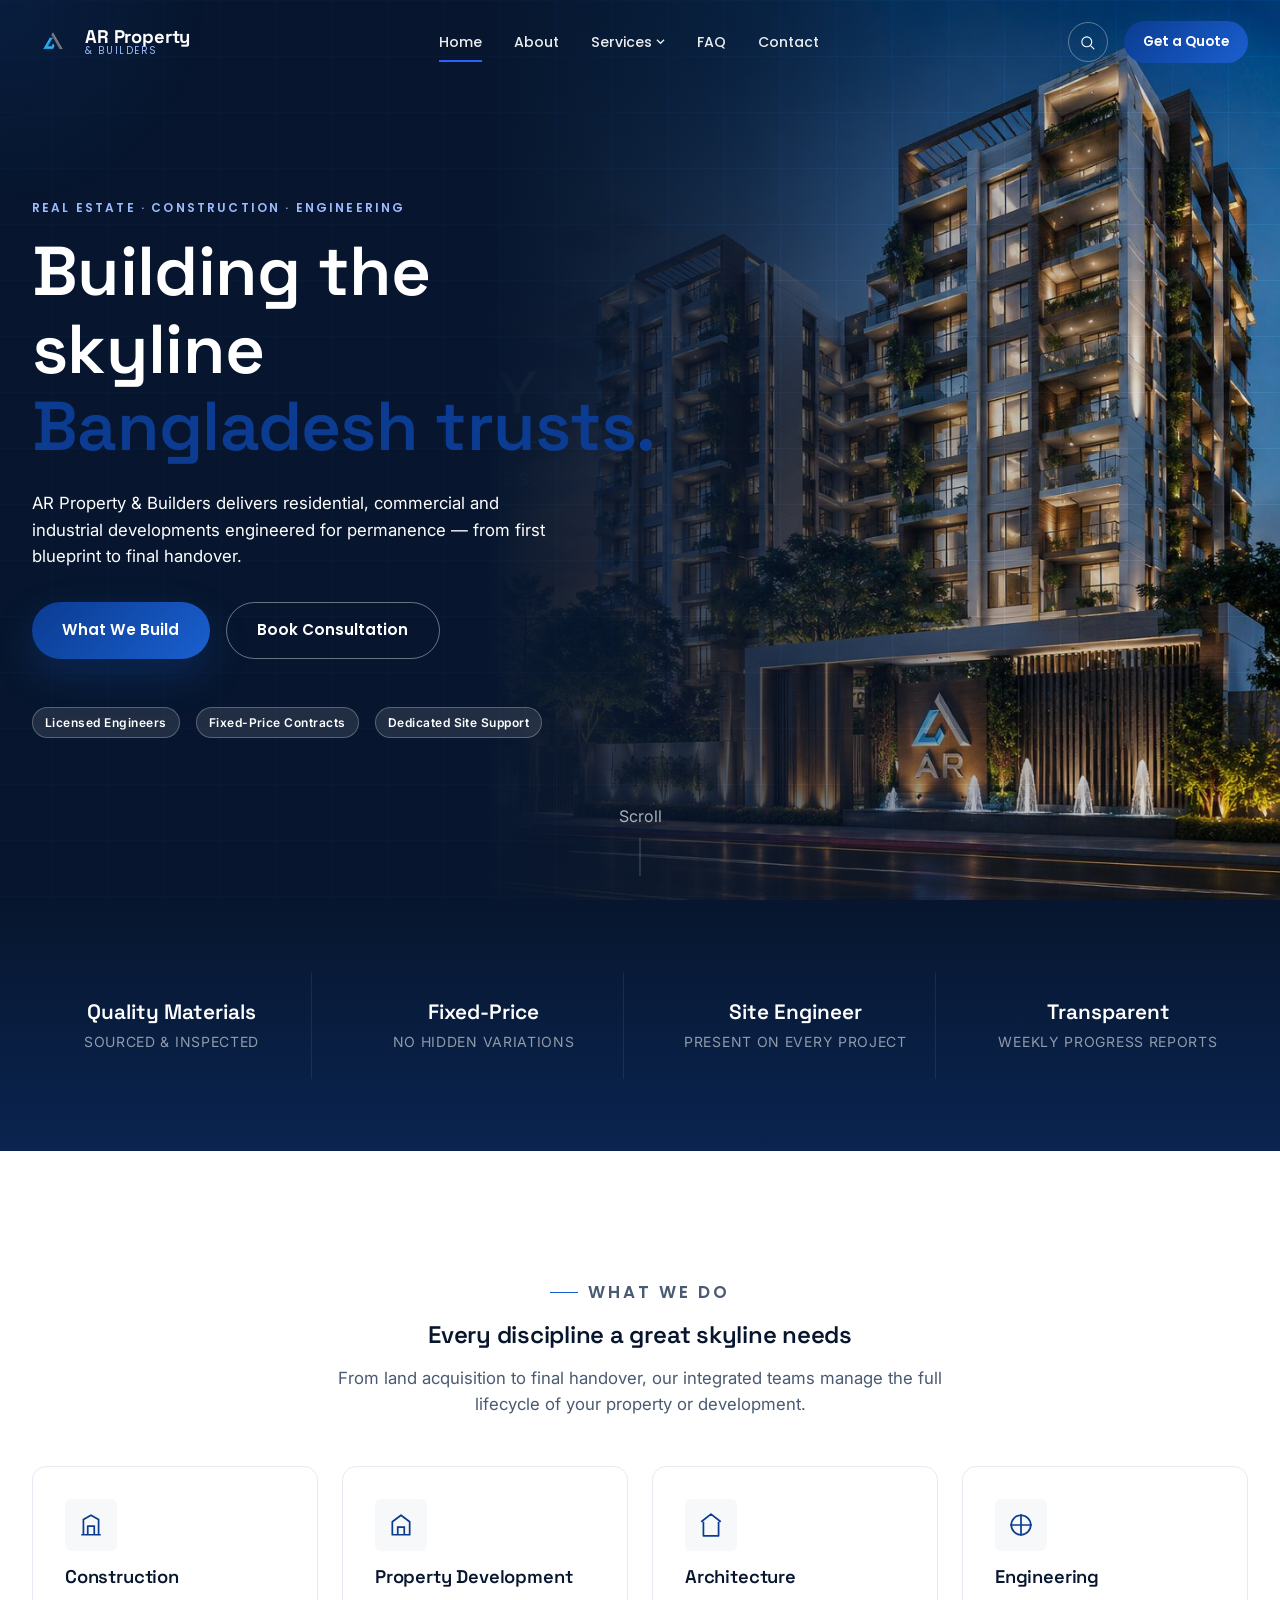
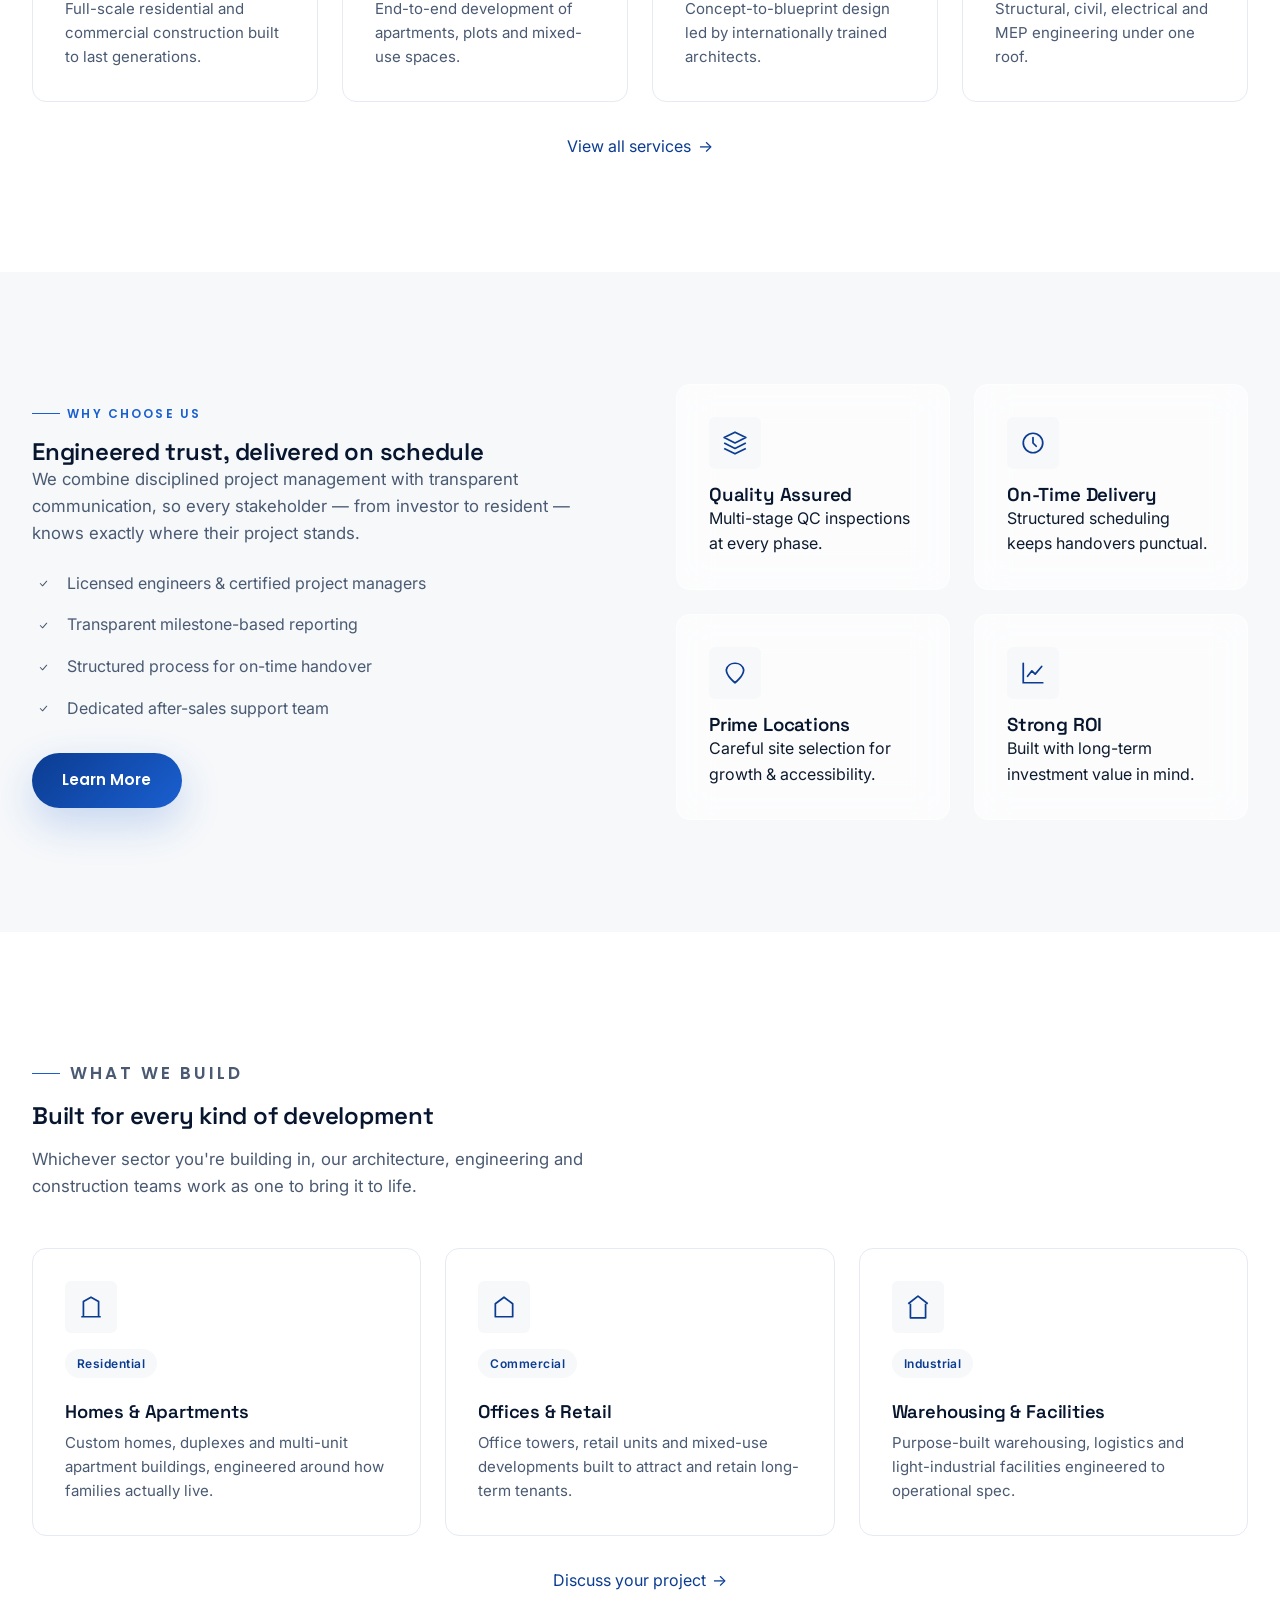
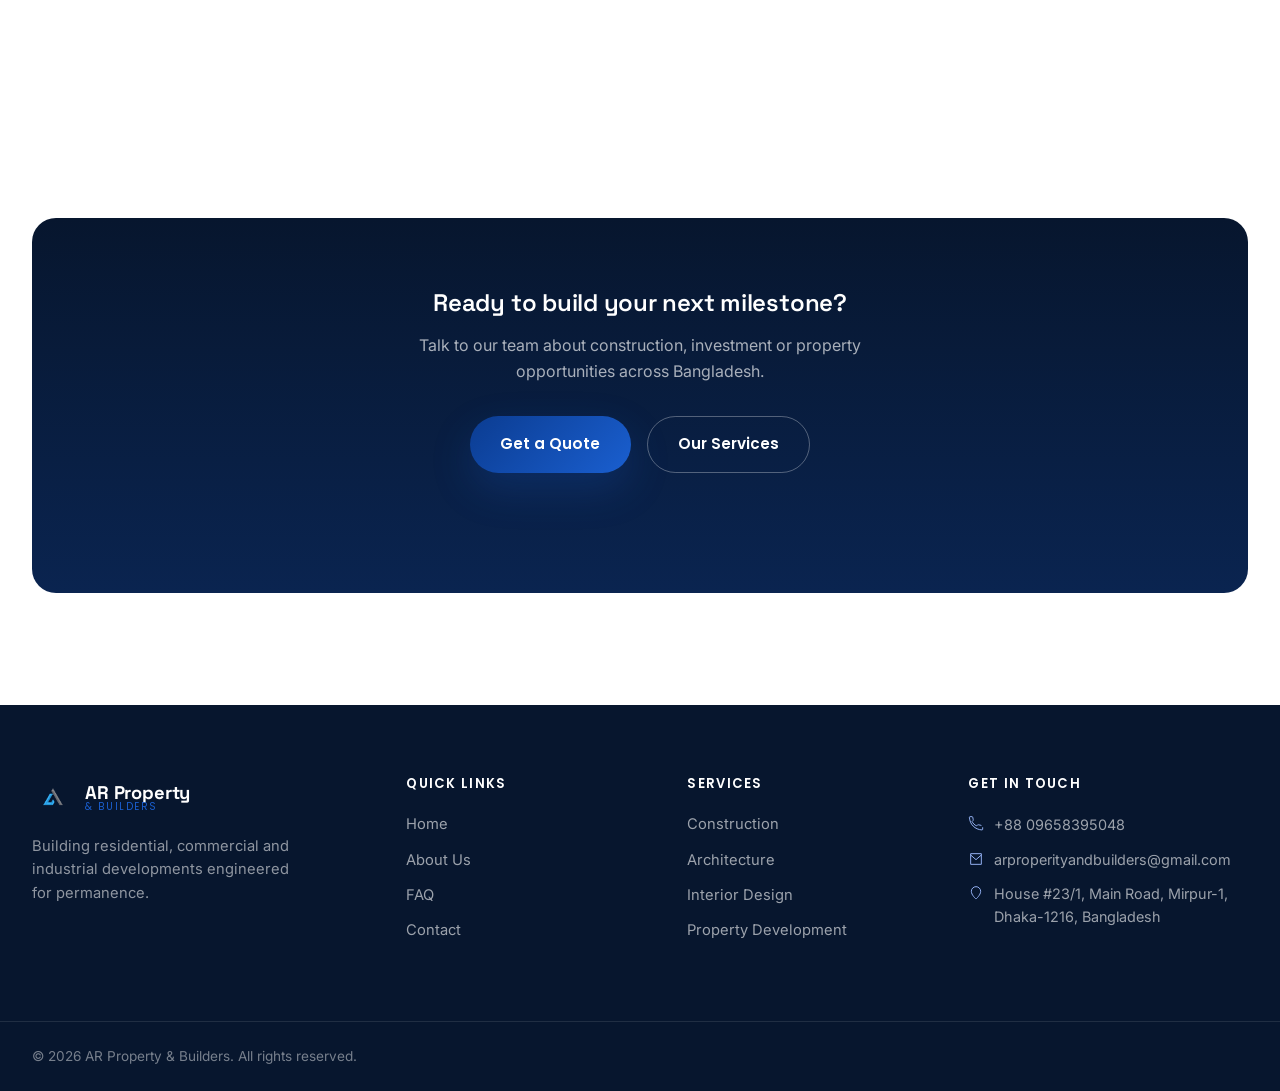
<file: index.html>
<!DOCTYPE html>
<html lang="en">
<head>
<meta charset="UTF-8">
<meta name="viewport" content="width=device-width, initial-scale=1.0">
<title>AR Property &amp; Builders — Building Tomorrow, Today</title>
<meta name="description" content="AR Property & Builders is a premier real estate and construction company delivering residential, commercial and industrial projects across Bangladesh with uncompromising quality and transparency.">
<link rel="preconnect" href="https://fonts.googleapis.com">
<link href="https://fonts.googleapis.com/css2?family=Space+Grotesk:wght@400;500;600;700&family=Inter:wght@400;500;600&family=Poppins:wght@400;500;600;700&display=swap" rel="stylesheet">
<link rel="icon" type="image/png" href="logo.png">
<link rel="stylesheet" href="variables.css">
<link rel="stylesheet" href="style.css">
<link rel="stylesheet" href="animations.css">
<link rel="stylesheet" href="responsive.css">
</head>
<body>

<div id="page-veil" aria-hidden="true"></div>
<div id="loading-screen" aria-hidden="true">
  <div class="loader-mark"><span>A</span><span>R</span></div>
  <div class="loader-bar"><span></span></div>
</div>

<div id="scroll-progress"></div>
<div id="cursor-glow" aria-hidden="true"></div>
<div id="toast-wrap"></div>

<!-- ============ HEADER ============ -->
<header class="site-header on-dark">
  <div class="nav-wrap">
    <a href="index.html" class="brand">
      <span class="brand-mark">
        <img src="logo.png" alt="AR Property &amp; Builders logo">
      </span>
      <span class="brand-text"><b>AR Property</b><span>&amp; Builders</span></span>
    </a>

    <nav class="main-nav" aria-label="Primary">
      <ul>
        <li><a href="index.html" class="active">Home</a></li>
        <li><a href="about.html">About</a></li>
        <li class="has-mega">
          <a href="services.html">Services <svg class="caret" viewBox="0 0 10 6" fill="none"><path d="M1 1L5 5L9 1" stroke="currentColor" stroke-width="1.4"/></svg></a>
          <div class="mega-menu">
            <div class="mega-col">
              <h4>Construction &amp; Design</h4>
              <a href="services.html#construction">Construction</a>
              <a href="services.html#architecture">Architecture</a>
              <a href="services.html#interior-design">Interior Design</a>
              <a href="services.html#engineering-consultancy">Engineering Consultancy</a>
            </div>
            <div class="mega-col">
              <h4>Property &amp; Investment</h4>
              <a href="services.html#property-development">Property Development</a>
              <a href="services.html#investment-consultancy">Investment Consultancy</a>
              <a href="services.html#facility-management">Facility Management</a>
              <a href="services.html#property-maintenance">Property Maintenance</a>
            </div>
            <div class="mega-col">
              <h4>Explore</h4>
              <a href="about.html">About Us</a>
              <a href="faq.html">FAQ</a>
              <a href="contact.html">Get a Quote</a>
            </div>
          </div>
        </li>
        <li><a href="faq.html">FAQ</a></li>
        <li><a href="contact.html">Contact</a></li>
      </ul>
    </nav>

    <div class="header-actions">
      <button class="icon-btn search-trigger" aria-label="Search" data-tooltip="Search">
        <svg viewBox="0 0 24 24" fill="none"><circle cx="11" cy="11" r="7" stroke="currentColor" stroke-width="1.6"/><path d="M21 21L16.65 16.65" stroke="currentColor" stroke-width="1.6" stroke-linecap="round"/></svg>
      </button>
      <a href="contact.html" class="btn btn-primary btn-sm">Get a Quote</a>
      <button class="hamburger" aria-label="Menu"><span></span><span></span><span></span></button>
    </div>
  </div>
</header>

<div class="search-overlay">
  <div class="search-box">
    <button class="search-close" aria-label="Close search">✕</button>
    <input type="text" placeholder="Search projects, services, pages…">
  </div>
</div>

<nav class="mobile-nav" aria-label="Mobile">
  <ul>
    <li><a href="index.html">Home</a></li>
    <li><a href="about.html">About Us</a></li>
    <li><a href="services.html">Services</a></li>
    <li><a href="faq.html">FAQ</a></li>
    <li><a href="contact.html">Contact</a></li>
  </ul>
  <div class="mn-meta">
    <span>+88 09658395048</span>
    <span>arproperityandbuilders@gmail.com</span>
    <span>Mirpur-1, Dhaka-1216</span>
  </div>
</nav>

<main>
<!-- ============ HERO ============ -->
<section class="hero">
  <div class="bp-grid" aria-hidden="true">
    <svg viewBox="0 0 1400 900" preserveAspectRatio="xMidYMid slice">
      <defs>
        <pattern id="grid" width="56" height="56" patternUnits="userSpaceOnUse">
          <path d="M56 0H0V56" fill="none" stroke="#E6EAF2" stroke-width="1"/>
        </pattern>
      </defs>
      <rect width="1400" height="900" fill="url(#grid)" opacity="0.7"/>
      <line x1="0" y1="150" x2="1400" y2="150" class="bp-line-accent" stroke-dasharray="4 8"/>
      <line x1="1000" y1="0" x2="1000" y2="900" class="bp-line-accent" stroke-dasharray="4 8"/>
    </svg>
  </div>

  <div class="container hero-inner">
    <div class="hero-copy">
      <p class="text-reveal eyebrow">Real Estate · Construction · Engineering</p>
      <h1 data-reveal="up">Building the skyline<br><em>Bangladesh trusts.</em></h1>
      <p class="tag-line" data-reveal="up" style="transition-delay:.1s">AR Property &amp; Builders delivers residential, commercial and industrial developments engineered for permanence — from first blueprint to final handover.</p>
      <div class="hero-cta" data-reveal="up" style="transition-delay:.2s">
        <a href="#capabilities" class="btn btn-primary">What We Build</a>
        <a href="contact.html" class="btn btn-outline">Book Consultation</a>
      </div>
      <div class="hero-cta" data-reveal="up" style="transition-delay:.3s">
        <span class="pill">Licensed Engineers</span>
        <span class="pill">Fixed-Price Contracts</span>
        <span class="pill">Dedicated Site Support</span>
      </div>
    </div>
  </div>

  <div class="scroll-cue"><span>Scroll</span><span class="line"></span></div>
</section>

<!-- ============ STATS STRIP ============ -->
<section class="stats-strip section-tight">
  <div class="container stats-grid" data-reveal-group>
    <div class="stat-item"><b style="font-size:1.3rem">Quality Materials</b><span>Sourced &amp; Inspected</span></div>
    <div class="stat-item"><b style="font-size:1.3rem">Fixed-Price</b><span>No Hidden Variations</span></div>
    <div class="stat-item"><b style="font-size:1.3rem">Site Engineer</b><span>Present on Every Project</span></div>
    <div class="stat-item"><b style="font-size:1.3rem">Transparent</b><span>Weekly Progress Reports</span></div>
  </div>
</section>

<!-- ============ INTRO / FEATURE CARDS ============ -->
<section class="section">
  <div class="container">
    <div class="section-head center" data-reveal="up">
      <p class="eyebrow" style="justify-content:center">What We Do</p>
      <h2>Every discipline a great skyline needs</h2>
      <p>From land acquisition to final handover, our integrated teams manage the full lifecycle of your property or development.</p>
    </div>

    <div class="card-grid grid-4" data-reveal-group>
      <div class="card"><span class="corner tl"></span><span class="corner br"></span>
        <div class="card-icon"><svg viewBox="0 0 24 24" fill="none"><path d="M3 21H21M5 21V7L12 3L19 7V21M9 21V13H15V21" stroke-width="1.6" stroke-linejoin="round"/></svg></div>
        <h3>Construction</h3>
        <p>Full-scale residential and commercial construction built to last generations.</p>
      </div>
      <div class="card"><span class="corner tl"></span><span class="corner br"></span>
        <div class="card-icon"><svg viewBox="0 0 24 24" fill="none"><path d="M4 21V9L12 3L20 9V21H4Z" stroke-width="1.6" stroke-linejoin="round"/><path d="M9 21V14H15V21" stroke-width="1.6"/></svg></div>
        <h3>Property Development</h3>
        <p>End-to-end development of apartments, plots and mixed-use spaces.</p>
      </div>
      <div class="card"><span class="corner tl"></span><span class="corner br"></span>
        <div class="card-icon"><svg viewBox="0 0 24 24" fill="none"><path d="M3 9L12 2L21 9M5 9V22H19V9" stroke-width="1.6" stroke-linejoin="round"/></svg></div>
        <h3>Architecture</h3>
        <p>Concept-to-blueprint design led by internationally trained architects.</p>
      </div>
      <div class="card"><span class="corner tl"></span><span class="corner br"></span>
        <div class="card-icon"><svg viewBox="0 0 24 24" fill="none"><path d="M12 2V22M2 12H22" stroke-width="1.6"/><circle cx="12" cy="12" r="9" stroke-width="1.6"/></svg></div>
        <h3>Engineering</h3>
        <p>Structural, civil, electrical and MEP engineering under one roof.</p>
      </div>
    </div>
    <div class="text-center mt-3"><a href="services.html" class="btn-ghost">View all services</a></div>
  </div>
</section>

<!-- ============ WHY CHOOSE US SPLIT ============ -->
<section class="section" style="background:var(--surface-1)">
  <div class="container split">
    <div data-reveal="left">
      <p class="eyebrow">Why Choose Us</p>
      <h2>Engineered trust, delivered on schedule</h2>
      <p class="tag-line">We combine disciplined project management with transparent communication, so every stakeholder — from investor to resident — knows exactly where their project stands.</p>
      <ul class="list-check">
        <li><span class="tick"><svg viewBox="0 0 24 24" fill="none"><path d="M5 12L10 17L19 7" stroke="currentColor" stroke-width="2.2" stroke-linecap="round" stroke-linejoin="round"/></svg></span>Licensed engineers &amp; certified project managers</li>
        <li><span class="tick"><svg viewBox="0 0 24 24" fill="none"><path d="M5 12L10 17L19 7" stroke="currentColor" stroke-width="2.2" stroke-linecap="round" stroke-linejoin="round"/></svg></span>Transparent milestone-based reporting</li>
        <li><span class="tick"><svg viewBox="0 0 24 24" fill="none"><path d="M5 12L10 17L19 7" stroke="currentColor" stroke-width="2.2" stroke-linecap="round" stroke-linejoin="round"/></svg></span>Structured process for on-time handover</li>
        <li><span class="tick"><svg viewBox="0 0 24 24" fill="none"><path d="M5 12L10 17L19 7" stroke="currentColor" stroke-width="2.2" stroke-linecap="round" stroke-linejoin="round"/></svg></span>Dedicated after-sales support team</li>
      </ul>
      <a href="about.html" class="btn btn-primary mt-3">Learn More</a>
    </div>
    <div data-reveal="right">
      <div class="card-grid grid-2">
        <div class="glass-card"><div class="card-icon"><svg viewBox="0 0 24 24" fill="none"><path d="M12 2L2 7L12 12L22 7L12 2Z" stroke-width="1.6" stroke-linejoin="round"/><path d="M2 17L12 22L22 17M2 12L12 17L22 12" stroke-width="1.6" stroke-linejoin="round"/></svg></div><h3>Quality Assured</h3><p>Multi-stage QC inspections at every phase.</p></div>
        <div class="glass-card"><div class="card-icon"><svg viewBox="0 0 24 24" fill="none"><circle cx="12" cy="12" r="9" stroke-width="1.6"/><path d="M12 7V12L15 15" stroke-width="1.6" stroke-linecap="round"/></svg></div><h3>On-Time Delivery</h3><p>Structured scheduling keeps handovers punctual.</p></div>
        <div class="glass-card"><div class="card-icon"><svg viewBox="0 0 24 24" fill="none"><path d="M12 21C12 21 4 15 4 9A8 8 0 0112 3A8 8 0 0120 9C20 15 12 21 12 21Z" stroke-width="1.6"/></svg></div><h3>Prime Locations</h3><p>Careful site selection for growth &amp; accessibility.</p></div>
        <div class="glass-card"><div class="card-icon"><svg viewBox="0 0 24 24" fill="none"><path d="M3 3V21H21" stroke-width="1.6" stroke-linecap="round"/><path d="M7 15L11 10L14 13L20 6" stroke-width="1.6" stroke-linecap="round" stroke-linejoin="round"/></svg></div><h3>Strong ROI</h3><p>Built with long-term investment value in mind.</p></div>
      </div>
    </div>
  </div>
</section>

<!-- ============ CAPABILITIES ============ -->
<section class="section" id="capabilities">
  <div class="container">
    <div class="section-head" data-reveal="up">
      <p class="eyebrow">What We Build</p>
      <h2>Built for every kind of development</h2>
      <p>Whichever sector you're building in, our architecture, engineering and construction teams work as one to bring it to life.</p>
    </div>
    <div class="card-grid grid-3" data-reveal-group>
      <div class="card"><span class="corner tl"></span><span class="corner br"></span>
        <div class="card-icon"><svg viewBox="0 0 24 24" fill="none"><path d="M3 21H21M5 21V7L12 3L19 7V21" stroke-width="1.6" stroke-linejoin="round"/></svg></div>
        <span class="pill">Residential</span>
        <h3 class="mt-2">Homes &amp; Apartments</h3>
        <p>Custom homes, duplexes and multi-unit apartment buildings, engineered around how families actually live.</p>
      </div>
      <div class="card"><span class="corner tl"></span><span class="corner br"></span>
        <div class="card-icon"><svg viewBox="0 0 24 24" fill="none"><path d="M4 21V9L12 3L20 9V21H4Z" stroke-width="1.6" stroke-linejoin="round"/></svg></div>
        <span class="pill">Commercial</span>
        <h3 class="mt-2">Offices &amp; Retail</h3>
        <p>Office towers, retail units and mixed-use developments built to attract and retain long-term tenants.</p>
      </div>
      <div class="card"><span class="corner tl"></span><span class="corner br"></span>
        <div class="card-icon"><svg viewBox="0 0 24 24" fill="none"><path d="M3 9L12 2L21 9M5 9V22H19V9" stroke-width="1.6" stroke-linejoin="round"/></svg></div>
        <span class="pill">Industrial</span>
        <h3 class="mt-2">Warehousing &amp; Facilities</h3>
        <p>Purpose-built warehousing, logistics and light-industrial facilities engineered to operational spec.</p>
      </div>
    </div>
    <div class="text-center mt-3"><a href="contact.html" class="btn-ghost">Discuss your project</a></div>
  </div>
</section>


<!-- ============ CTA ============ -->
<section class="section">
  <div class="container">
    <div class="cta-band" data-reveal="zoom">
      <h2>Ready to build your next milestone?</h2>
      <p>Talk to our team about construction, investment or property opportunities across Bangladesh.</p>
      <div class="hero-cta" style="justify-content:center">
        <a href="contact.html" class="btn btn-primary">Get a Quote</a>
        <a href="services.html" class="btn btn-outline">Our Services</a>
      </div>
    </div>
  </div>
</section>
</main>

<!-- ============ FOOTER ============ -->
<footer class="site-footer">
  <div class="container footer-top">
    <div class="footer-brand">
      <a href="index.html" class="brand">
        <span class="brand-mark"><img src="logo.png" alt="AR Property &amp; Builders logo"></span>
        <span class="brand-text"><b>AR Property</b><span>&amp; Builders</span></span>
      </a>
      <p>Building residential, commercial and industrial developments engineered for permanence.</p>
    </div>
    <div class="footer-col">
      <h4>Quick Links</h4>
      <a href="index.html">Home</a>
      <a href="about.html">About Us</a>
      <a href="faq.html">FAQ</a>
      <a href="contact.html">Contact</a>
    </div>
    <div class="footer-col">
      <h4>Services</h4>
      <a href="services.html#construction">Construction</a>
      <a href="services.html#architecture">Architecture</a>
      <a href="services.html#interior-design">Interior Design</a>
      <a href="services.html#property-development">Property Development</a>
    </div>
    <div class="footer-col">
      <h4>Get In Touch</h4>
      <div class="contact-row"><svg viewBox="0 0 24 24" fill="none"><path d="M22 16.92V19.92C22 20.47 21.55 20.92 21 20.9C10.4 20.29 2.7 12.6 2.1 2C2.08 1.45 2.53 1 3.08 1H6.08C6.6 1 7.03 1.4 7.08 1.92C7.2 3.13 7.47 4.32 7.87 5.44C8.03 5.9 7.92 6.42 7.56 6.78L6.1 8.24C7.5 11.05 9.95 13.5 12.76 14.9L14.22 13.44C14.58 13.08 15.1 12.97 15.56 13.13C16.68 13.53 17.87 13.8 19.08 13.92C19.6 13.97 20 14.4 20 14.92" stroke-width="1.4"/></svg><span>+88 09658395048</span></div>
      <div class="contact-row"><svg viewBox="0 0 24 24" fill="none"><path d="M4 4H20V20H4V4Z" stroke-width="1.4"/><path d="M4 6L12 13L20 6" stroke-width="1.4"/></svg><span>arproperityandbuilders@gmail.com</span></div>
      <div class="contact-row"><svg viewBox="0 0 24 24" fill="none"><path d="M12 21C12 21 5 15 5 9.5A7 7 0 0119 9.5C19 15 12 21 12 21Z" stroke-width="1.4"/></svg><span>House #23/1, Main Road, Mirpur-1, Dhaka-1216, Bangladesh</span></div>
    </div>
  </div>
  <div class="container footer-bottom">
    <span>© 2026 AR Property &amp; Builders. All rights reserved.</span>
  </div>
</footer>

<button id="back-to-top" aria-label="Back to top">
  <svg viewBox="0 0 24 24" fill="none" width="18" height="18"><path d="M12 19V5M5 12L12 5L19 12" stroke="white" stroke-width="2" stroke-linecap="round" stroke-linejoin="round"/></svg>
</button>

<script src="main.js"></script>
<script src="navigation.js"></script>
<script src="animation.js"></script>
<script src="counter.js"></script>
<script src="forms.js"></script>
<script src="components.js"></script>
</body>
</html>
</file>
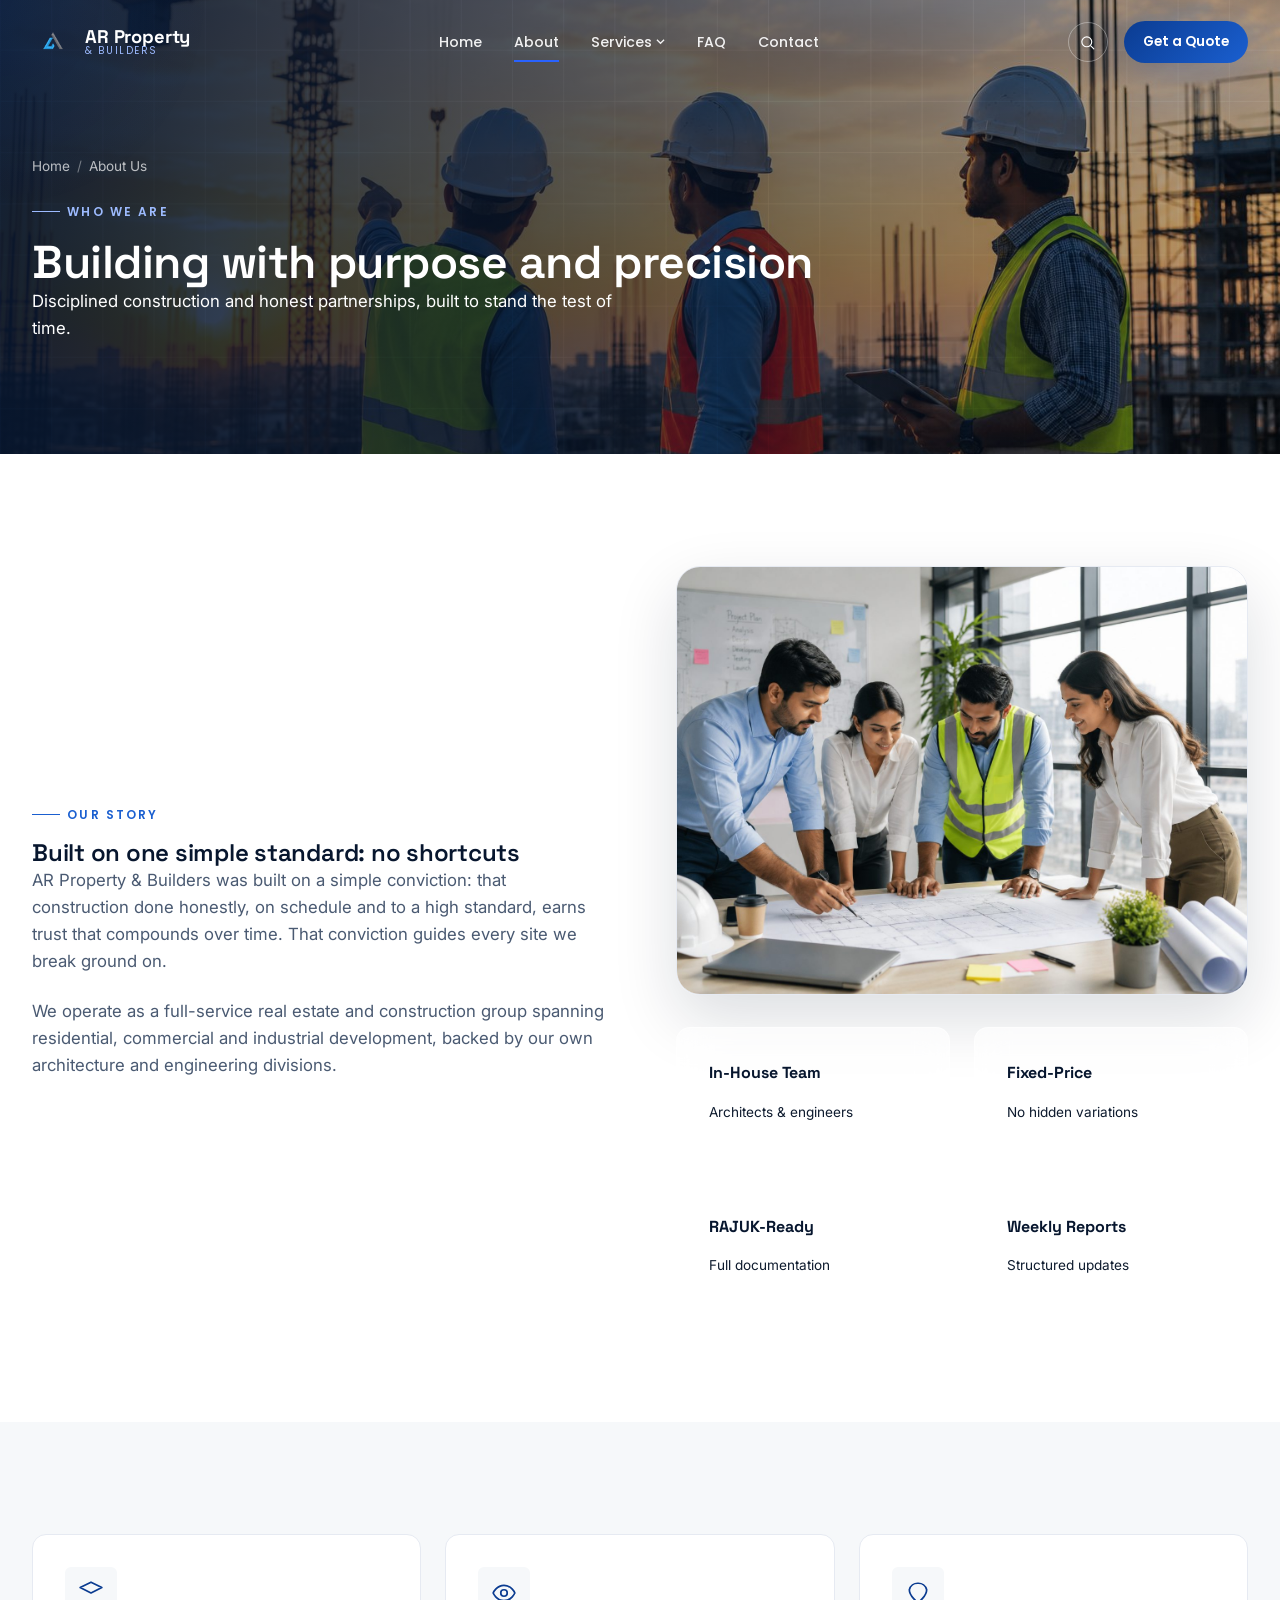
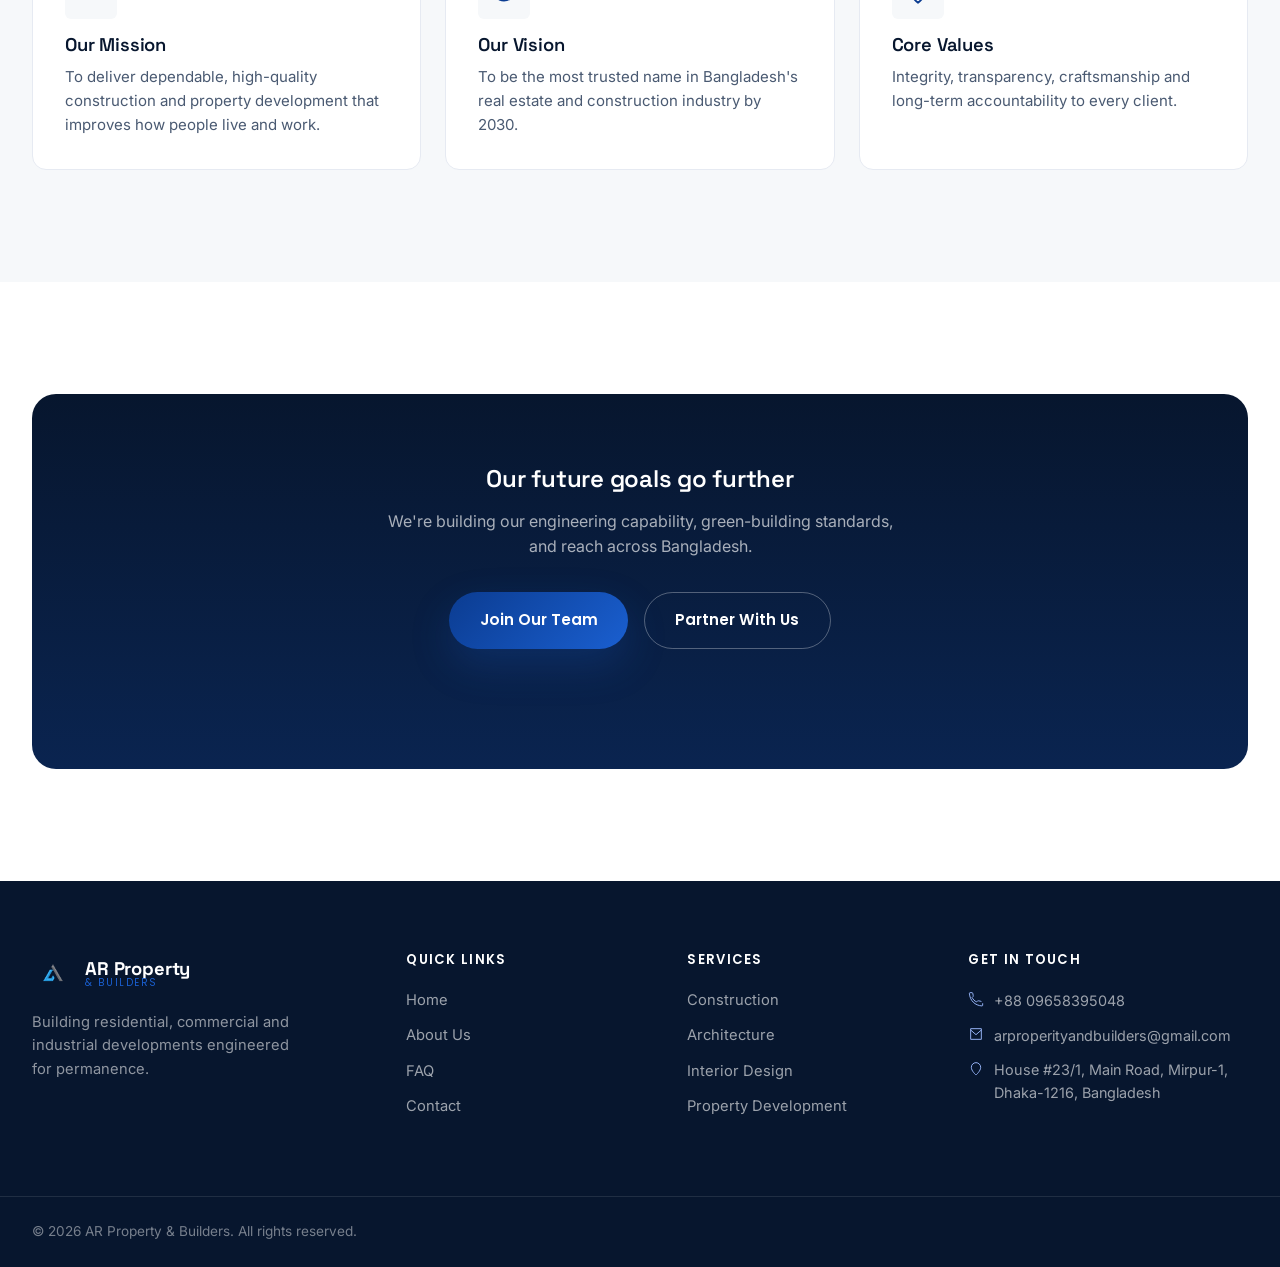
<file: about.html>
<!DOCTYPE html>
<html lang="en">
<head>
<meta charset="UTF-8">
<meta name="viewport" content="width=device-width, initial-scale=1.0">
<title>About Us — AR Property &amp; Builders</title>
<meta name="description" content="Learn about AR Property & Builders — our story, mission, vision and core values.">
<link rel="preconnect" href="https://fonts.googleapis.com">
<link href="https://fonts.googleapis.com/css2?family=Space+Grotesk:wght@400;500;600;700&family=Inter:wght@400;500;600&family=Poppins:wght@400;500;600;700&display=swap" rel="stylesheet">
<link rel="icon" type="image/png" href="logo.png">
<link rel="stylesheet" href="variables.css">
<link rel="stylesheet" href="style.css">
<link rel="stylesheet" href="animations.css">
<link rel="stylesheet" href="responsive.css">
</head>
<body>

<div id="page-veil" aria-hidden="true"></div>
<div id="loading-screen" aria-hidden="true"><div class="loader-mark"><span>A</span><span>R</span></div><div class="loader-bar"><span></span></div></div>
<div id="scroll-progress"></div>
<div id="cursor-glow" aria-hidden="true"></div>
<div id="toast-wrap"></div>

<header class="site-header on-dark">
  <div class="nav-wrap">
    <a href="index.html" class="brand">
      <span class="brand-mark"><img src="logo.png" alt="AR Property &amp; Builders logo"></span>
      <span class="brand-text"><b>AR Property</b><span>&amp; Builders</span></span>
    </a>
    <nav class="main-nav" aria-label="Primary">
      <ul>
        <li><a href="index.html">Home</a></li>
        <li><a href="about.html" class="active">About</a></li>
        <li class="has-mega">
          <a href="services.html">Services <svg class="caret" viewBox="0 0 10 6" fill="none"><path d="M1 1L5 5L9 1" stroke="currentColor" stroke-width="1.4"/></svg></a>
          <div class="mega-menu">
            <div class="mega-col">
              <h4>Construction &amp; Design</h4>
              <a href="services.html#construction">Construction</a>
              <a href="services.html#architecture">Architecture</a>
              <a href="services.html#interior-design">Interior Design</a>
              <a href="services.html#engineering-consultancy">Engineering Consultancy</a>
            </div>
            <div class="mega-col">
              <h4>Property &amp; Investment</h4>
              <a href="services.html#property-development">Property Development</a>
              <a href="services.html#investment-consultancy">Investment Consultancy</a>
              <a href="services.html#facility-management">Facility Management</a>
              <a href="services.html#property-maintenance">Property Maintenance</a>
            </div>
            <div class="mega-col">
              <h4>Explore</h4>
              <a href="about.html">About Us</a>
              <a href="faq.html">FAQ</a>
              <a href="contact.html">Get a Quote</a>
            </div>
          </div>
        </li>
        <li><a href="faq.html">FAQ</a></li>
        <li><a href="contact.html">Contact</a></li>
      </ul>
    </nav>
    <div class="header-actions">
      <button class="icon-btn search-trigger" aria-label="Search" data-tooltip="Search"><svg viewBox="0 0 24 24" fill="none"><circle cx="11" cy="11" r="7" stroke="currentColor" stroke-width="1.6"/><path d="M21 21L16.65 16.65" stroke="currentColor" stroke-width="1.6" stroke-linecap="round"/></svg></button>
      <a href="contact.html" class="btn btn-primary btn-sm">Get a Quote</a>
      <button class="hamburger" aria-label="Menu"><span></span><span></span><span></span></button>
    </div>
  </div>
</header>

<div class="search-overlay"><div class="search-box"><button class="search-close" aria-label="Close search">✕</button><input type="text" placeholder="Search projects, services, pages…"></div></div>

<nav class="mobile-nav" aria-label="Mobile">
  <ul>
    <li><a href="index.html">Home</a></li>
    <li><a href="about.html">About Us</a></li>
    <li><a href="services.html">Services</a></li>
    <li><a href="faq.html">FAQ</a></li>
    <li><a href="contact.html">Contact</a></li>
  </ul>
  <div class="mn-meta"><span>+88 09658395048</span><span>arproperityandbuilders@gmail.com</span><span>Mirpur-1, Dhaka-1216</span></div>
</nav>

<main>
<section class="page-hero photo" style="background-image:linear-gradient(100deg, rgba(7,22,46,.96) 0%, rgba(7,22,46,.66) 48%, rgba(7,22,46,.22) 100%), url('about-hero-site.jpg')">
  <div class="bp-grid" aria-hidden="true"><svg viewBox="0 0 1400 500" preserveAspectRatio="xMidYMid slice"><defs><pattern id="g2" width="56" height="56" patternUnits="userSpaceOnUse"><path d="M56 0H0V56" fill="none" stroke="#E6EAF2" stroke-width="1"/></pattern></defs><rect width="1400" height="500" fill="url(#g2)" opacity=".6"/></svg></div>
  <div class="container" style="position:relative;z-index:2">
    <div class="breadcrumb"><a href="index.html">Home</a><span class="sep">/</span><span>About Us</span></div>
    <p class="eyebrow">Who We Are</p>
    <h1 data-reveal="up">Building with purpose and precision</h1>
    <p class="tag-line" data-reveal="up" style="transition-delay:.1s">Disciplined construction and honest partnerships, built to stand the test of time.</p>
  </div>
</section>

<section class="section">
  <div class="container split">
    <div data-reveal="left">
      <p class="eyebrow">Our Story</p>
      <h2>Built on one simple standard: no shortcuts</h2>
      <p class="tag-line">AR Property &amp; Builders was built on a simple conviction: that construction done honestly, on schedule and to a high standard, earns trust that compounds over time. That conviction guides every site we break ground on.</p>
      <p class="tag-line mt-2">We operate as a full-service real estate and construction group spanning residential, commercial and industrial development, backed by our own architecture and engineering divisions.</p>
    </div>
    <div data-reveal="right">
      <div class="photo-frame">
        <img src="team-planning.jpg" alt="AR Property &amp; Builders team reviewing project plans">
      </div>
      <div class="card-grid grid-2 mt-3">
        <div class="glass-card"><b style="font-family:var(--font-display);font-size:1rem;color:var(--navy)">In-House Team</b><p class="mt-1" style="font-size:.85rem">Architects &amp; engineers</p></div>
        <div class="glass-card"><b style="font-family:var(--font-display);font-size:1rem;color:var(--navy)">Fixed-Price</b><p class="mt-1" style="font-size:.85rem">No hidden variations</p></div>
        <div class="glass-card"><b style="font-family:var(--font-display);font-size:1rem;color:var(--navy)">RAJUK-Ready</b><p class="mt-1" style="font-size:.85rem">Full documentation</p></div>
        <div class="glass-card"><b style="font-family:var(--font-display);font-size:1rem;color:var(--navy)">Weekly Reports</b><p class="mt-1" style="font-size:.85rem">Structured updates</p></div>
      </div>
    </div>
  </div>
</section>

<section class="section" style="background:var(--surface-1)">
  <div class="container">
    <div class="card-grid grid-3" data-reveal-group>
      <div class="card"><span class="corner tl"></span><span class="corner br"></span>
        <div class="card-icon"><svg viewBox="0 0 24 24" fill="none"><path d="M12 2L2 7L12 12L22 7L12 2Z" stroke-width="1.6" stroke-linejoin="round"/></svg></div>
        <h3>Our Mission</h3><p>To deliver dependable, high-quality construction and property development that improves how people live and work.</p>
      </div>
      <div class="card"><span class="corner tl"></span><span class="corner br"></span>
        <div class="card-icon"><svg viewBox="0 0 24 24" fill="none"><path d="M2 12S5 5 12 5S22 12 22 12S19 19 12 19S2 12 2 12Z" stroke-width="1.6"/><circle cx="12" cy="12" r="3" stroke-width="1.6"/></svg></div>
        <h3>Our Vision</h3><p>To be the most trusted name in Bangladesh's real estate and construction industry by 2030.</p>
      </div>
      <div class="card"><span class="corner tl"></span><span class="corner br"></span>
        <div class="card-icon"><svg viewBox="0 0 24 24" fill="none"><path d="M12 21C12 21 4 15 4 9A8 8 0 0112 3A8 8 0 0120 9C20 15 12 21 12 21Z" stroke-width="1.6"/></svg></div>
        <h3>Core Values</h3><p>Integrity, transparency, craftsmanship and long-term accountability to every client.</p>
      </div>
    </div>
  </div>
</section>

<section class="section">
  <div class="container">
    <div class="cta-band" data-reveal="zoom">
      <h2>Our future goals go further</h2>
      <p>We're building our engineering capability, green-building standards, and reach across Bangladesh.</p>
      <div class="hero-cta" style="justify-content:center"><a href="contact.html" class="btn btn-primary">Join Our Team</a><a href="contact.html" class="btn btn-outline">Partner With Us</a></div>
    </div>
  </div>
</section>
</main>

<footer class="site-footer">
  <div class="container footer-top">
    <div class="footer-brand">
      <a href="index.html" class="brand"><span class="brand-mark"><img src="logo.png" alt="AR Property &amp; Builders logo"></span><span class="brand-text"><b>AR Property</b><span>&amp; Builders</span></span></a>
      <p>Building residential, commercial and industrial developments engineered for permanence.</p>
    </div>
    <div class="footer-col"><h4>Quick Links</h4><a href="index.html">Home</a><a href="about.html">About Us</a><a href="faq.html">FAQ</a><a href="contact.html">Contact</a></div>
    <div class="footer-col"><h4>Services</h4><a href="services.html#construction">Construction</a><a href="services.html#architecture">Architecture</a><a href="services.html#interior-design">Interior Design</a><a href="services.html#property-development">Property Development</a></div>
    <div class="footer-col">
      <h4>Get In Touch</h4>
      <div class="contact-row"><svg viewBox="0 0 24 24" fill="none"><path d="M22 16.92V19.92C22 20.47 21.55 20.92 21 20.9C10.4 20.29 2.7 12.6 2.1 2C2.08 1.45 2.53 1 3.08 1H6.08C6.6 1 7.03 1.4 7.08 1.92C7.2 3.13 7.47 4.32 7.87 5.44C8.03 5.9 7.92 6.42 7.56 6.78L6.1 8.24C7.5 11.05 9.95 13.5 12.76 14.9L14.22 13.44C14.58 13.08 15.1 12.97 15.56 13.13C16.68 13.53 17.87 13.8 19.08 13.92C19.6 13.97 20 14.4 20 14.92" stroke-width="1.4"/></svg><span>+88 09658395048</span></div>
      <div class="contact-row"><svg viewBox="0 0 24 24" fill="none"><path d="M4 4H20V20H4V4Z" stroke-width="1.4"/><path d="M4 6L12 13L20 6" stroke-width="1.4"/></svg><span>arproperityandbuilders@gmail.com</span></div>
      <div class="contact-row"><svg viewBox="0 0 24 24" fill="none"><path d="M12 21C12 21 5 15 5 9.5A7 7 0 0119 9.5C19 15 12 21 12 21Z" stroke-width="1.4"/></svg><span>House #23/1, Main Road, Mirpur-1, Dhaka-1216, Bangladesh</span></div>
    </div>
  </div>
  <div class="container footer-bottom"><span>© 2026 AR Property &amp; Builders. All rights reserved.</span></div>
</footer>

<button id="back-to-top" aria-label="Back to top"><svg viewBox="0 0 24 24" fill="none" width="18" height="18"><path d="M12 19V5M5 12L12 5L19 12" stroke="white" stroke-width="2" stroke-linecap="round" stroke-linejoin="round"/></svg></button>

<script src="main.js"></script>
<script src="navigation.js"></script>
<script src="animation.js"></script>
<script src="counter.js"></script>
<script src="forms.js"></script>
<script src="components.js"></script>
</body>
</html>
</file>
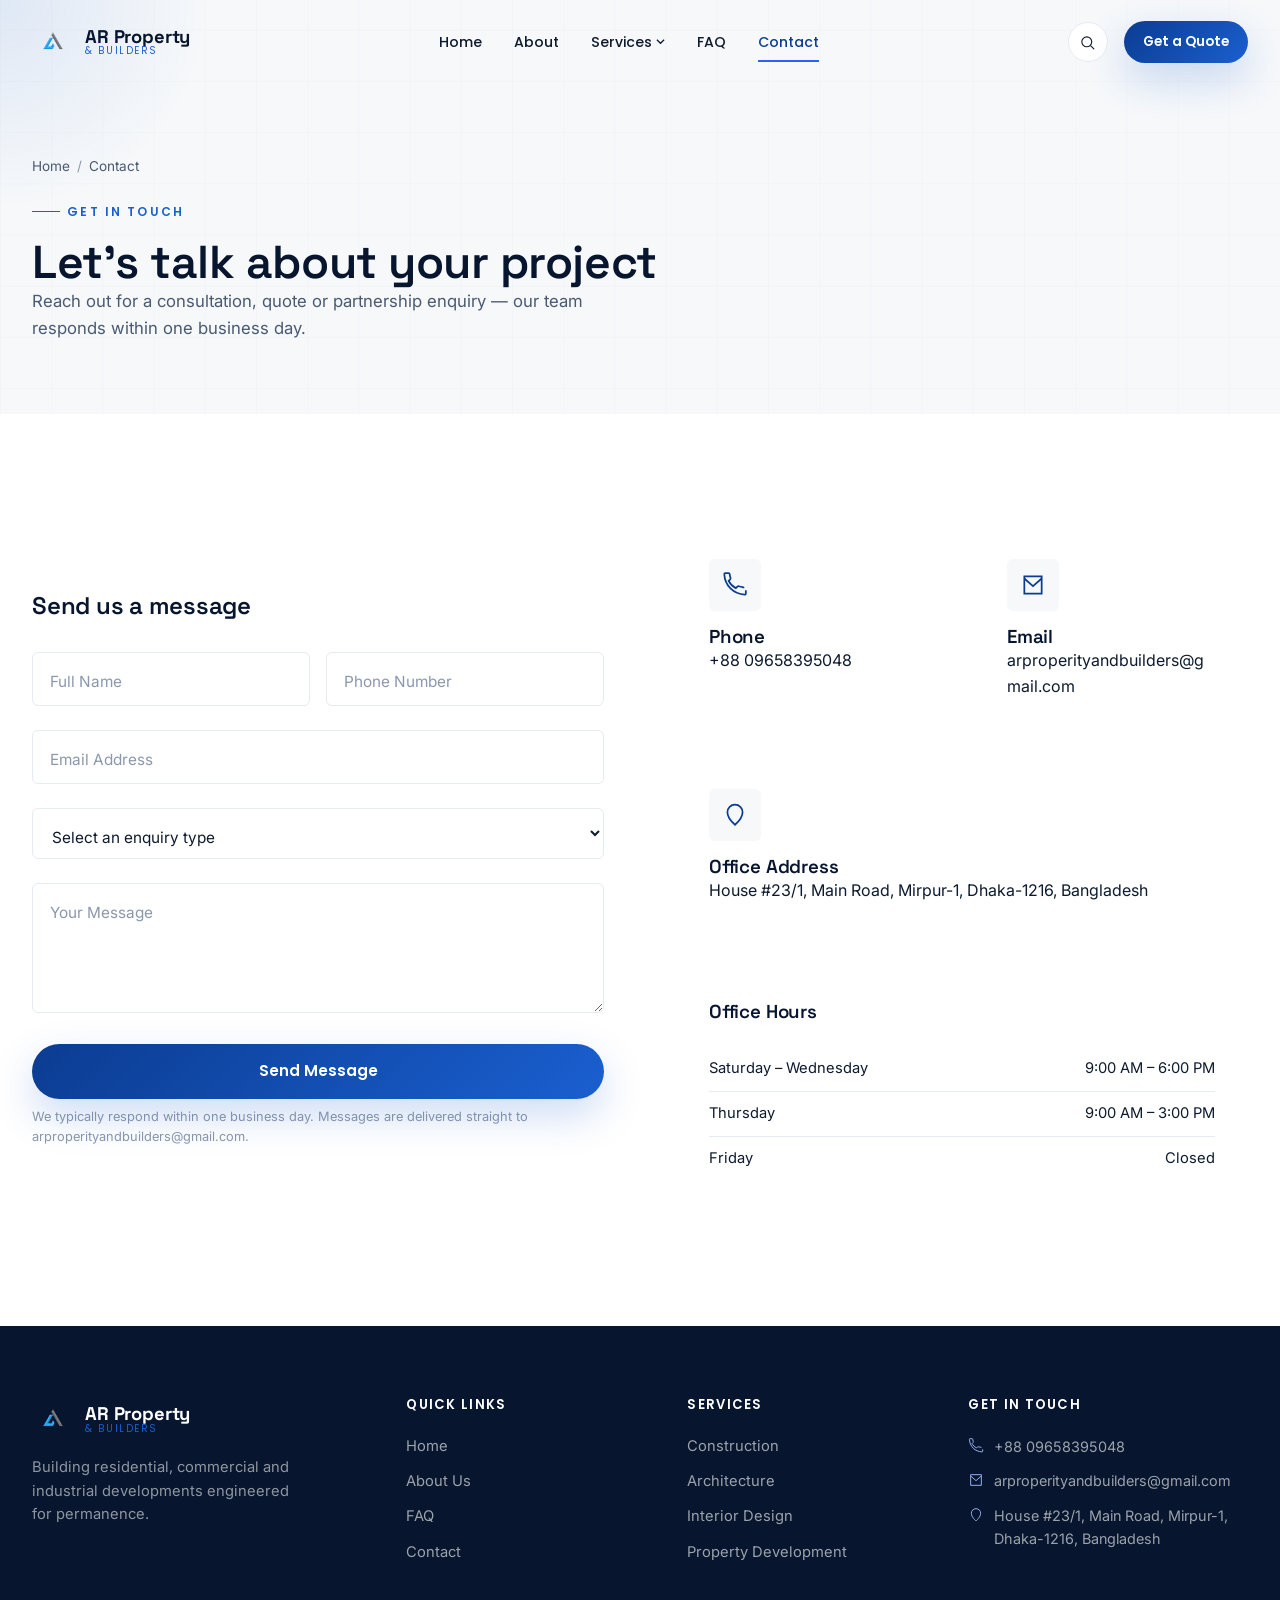
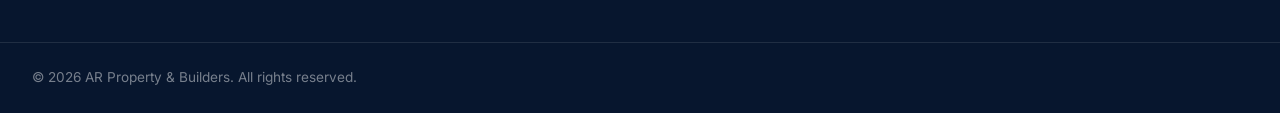
<file: contact.html>
<!DOCTYPE html>
<html lang="en">
<head>
<meta charset="UTF-8">
<meta name="viewport" content="width=device-width, initial-scale=1.0">
<title>Contact Us — AR Property &amp; Builders</title>
<meta name="description" content="Get in touch with AR Property & Builders. Call, email or visit our Mirpur-1, Dhaka office, or send us a message directly.">
<link rel="preconnect" href="https://fonts.googleapis.com">
<link href="https://fonts.googleapis.com/css2?family=Space+Grotesk:wght@400;500;600;700&family=Inter:wght@400;500;600&family=Poppins:wght@400;500;600;700&display=swap" rel="stylesheet">
<link rel="icon" type="image/png" href="logo.png">
<link rel="stylesheet" href="variables.css">
<link rel="stylesheet" href="style.css">
<link rel="stylesheet" href="animations.css">
<link rel="stylesheet" href="responsive.css">
<style>
.office-hours-row{display:flex;justify-content:space-between;padding:.7em 0;border-bottom:1px solid var(--border);font-size:.92rem}
.office-hours-row:last-child{border-bottom:none}
</style>
</head>
<body>

<div id="page-veil" aria-hidden="true"></div>
<div id="loading-screen" aria-hidden="true"><div class="loader-mark"><span>A</span><span>R</span></div><div class="loader-bar"><span></span></div></div>
<div id="scroll-progress"></div>
<div id="cursor-glow" aria-hidden="true"></div>
<div id="toast-wrap"></div>

<header class="site-header">
  <div class="nav-wrap">
    <a href="index.html" class="brand">
      <span class="brand-mark"><img src="logo.png" alt="AR Property &amp; Builders logo"></span>
      <span class="brand-text"><b>AR Property</b><span>&amp; Builders</span></span>
    </a>
    <nav class="main-nav" aria-label="Primary">
      <ul>
        <li><a href="index.html">Home</a></li>
        <li><a href="about.html">About</a></li>
        <li class="has-mega">
          <a href="services.html">Services <svg class="caret" viewBox="0 0 10 6" fill="none"><path d="M1 1L5 5L9 1" stroke="currentColor" stroke-width="1.4"/></svg></a>
          <div class="mega-menu">
            <div class="mega-col">
              <h4>Construction &amp; Design</h4>
              <a href="services.html#construction">Construction</a>
              <a href="services.html#architecture">Architecture</a>
              <a href="services.html#interior-design">Interior Design</a>
              <a href="services.html#engineering-consultancy">Engineering Consultancy</a>
            </div>
            <div class="mega-col">
              <h4>Property &amp; Investment</h4>
              <a href="services.html#property-development">Property Development</a>
              <a href="services.html#investment-consultancy">Investment Consultancy</a>
              <a href="services.html#facility-management">Facility Management</a>
              <a href="services.html#property-maintenance">Property Maintenance</a>
            </div>
            <div class="mega-col">
              <h4>Explore</h4>
              <a href="about.html">About Us</a>
              <a href="faq.html">FAQ</a>
              <a href="contact.html">Get a Quote</a>
            </div>
          </div>
        </li>
        <li><a href="faq.html">FAQ</a></li>
        <li><a href="contact.html" class="active">Contact</a></li>
      </ul>
    </nav>
    <div class="header-actions">
      <button class="icon-btn search-trigger" aria-label="Search" data-tooltip="Search"><svg viewBox="0 0 24 24" fill="none"><circle cx="11" cy="11" r="7" stroke="currentColor" stroke-width="1.6"/><path d="M21 21L16.65 16.65" stroke="currentColor" stroke-width="1.6" stroke-linecap="round"/></svg></button>
      <a href="contact.html" class="btn btn-primary btn-sm">Get a Quote</a>
      <button class="hamburger" aria-label="Menu"><span></span><span></span><span></span></button>
    </div>
  </div>
</header>

<div class="search-overlay"><div class="search-box"><button class="search-close" aria-label="Close search">✕</button><input type="text" placeholder="Search projects, services, pages…"></div></div>

<nav class="mobile-nav" aria-label="Mobile">
  <ul>
    <li><a href="index.html">Home</a></li>
    <li><a href="about.html">About Us</a></li>
    <li><a href="services.html">Services</a></li>
    <li><a href="faq.html">FAQ</a></li>
    <li><a href="contact.html">Contact</a></li>
  </ul>
  <div class="mn-meta"><span>+88 09658395048</span><span>arproperityandbuilders@gmail.com</span><span>Mirpur-1, Dhaka-1216</span></div>
</nav>

<main>
<section class="page-hero">
  <div class="bp-grid" aria-hidden="true"><svg viewBox="0 0 1400 500" preserveAspectRatio="xMidYMid slice"><defs><pattern id="g5" width="56" height="56" patternUnits="userSpaceOnUse"><path d="M56 0H0V56" fill="none" stroke="#E6EAF2" stroke-width="1"/></pattern></defs><rect width="1400" height="500" fill="url(#g5)" opacity=".6"/></svg></div>
  <div class="container" style="position:relative;z-index:2">
    <div class="breadcrumb"><a href="index.html">Home</a><span class="sep">/</span><span>Contact</span></div>
    <p class="eyebrow">Get In Touch</p>
    <h1 data-reveal="up">Let's talk about your project</h1>
    <p class="tag-line" data-reveal="up" style="transition-delay:.1s">Reach out for a consultation, quote or partnership enquiry — our team responds within one business day.</p>
  </div>
</section>

<section class="section">
  <div class="container split">
    <div data-reveal="left">
      <h2>Send us a message</h2>
      <div class="form-success-banner">✓ Thank you — your message has been sent. We'll reply to your email shortly.</div>
      <div class="form-error-banner" style="display:none;background:#FDF0EF;border:1px solid #F3C7C2;color:#B23A2E;border-radius:var(--radius-sm);padding:1em 1.2em;margin-bottom:var(--space-3);font-size:.9rem;align-items:center;gap:.6em">⚠ Something went wrong — please call or email us directly.</div>
      <form data-ajax class="mt-3" action="https://formspree.io/f/mnjkwyoy" method="POST">
        <div class="form-row">
          <div class="form-group">
            <input type="text" id="name" name="name" placeholder=" " required>
            <label for="name">Full Name</label>
            <span class="err-msg">Please enter your name</span>
          </div>
          <div class="form-group">
            <input type="tel" id="phone" name="phone" placeholder=" " required>
            <label for="phone">Phone Number</label>
            <span class="err-msg">Please enter a valid phone number</span>
          </div>
        </div>
        <div class="form-group">
          <input type="email" id="email" name="email" placeholder=" " required>
          <label for="email">Email Address</label>
          <span class="err-msg">Please enter a valid email</span>
        </div>
        <div class="form-group">
          <select id="subject" name="subject" required>
            <option value="">Select an enquiry type</option>
            <option>General Enquiry</option>
            <option>Request a Quote</option>
            <option>Investment Opportunity</option>
            <option>Career Enquiry</option>
          </select>
        </div>
        <div class="form-group">
          <textarea id="message" name="message" placeholder=" " required></textarea>
          <label for="message">Your Message</label>
          <span class="err-msg">Please enter a message</span>
        </div>
        <input type="hidden" name="_subject" value="New website inquiry — AR Property &amp; Builders">
        <button type="submit" class="btn btn-primary btn-block">
          <span class="btn-label">Send Message</span>
          <span class="spinner"></span>
        </button>
        <p class="form-note">We typically respond within one business day. Messages are delivered straight to arproperityandbuilders@gmail.com.</p>
      </form>
    </div>

    <div data-reveal="right">
      <div class="card-grid grid-2">
        <div class="glass-card"><div class="card-icon"><svg viewBox="0 0 24 24" fill="none"><path d="M22 16.92V19.92C22 20.47 21.55 20.92 21 20.9C10.4 20.29 2.7 12.6 2.1 2C2.08 1.45 2.53 1 3.08 1H6.08C6.6 1 7.03 1.4 7.08 1.92C7.2 3.13 7.47 4.32 7.87 5.44C8.03 5.9 7.92 6.42 7.56 6.78L6.1 8.24C7.5 11.05 9.95 13.5 12.76 14.9L14.22 13.44C14.58 13.08 15.1 12.97 15.56 13.13C16.68 13.53 17.87 13.8 19.08 13.92C19.6 13.97 20 14.4 20 14.92" stroke-width="1.6"/></svg></div><h3>Phone</h3><p>+88 09658395048</p></div>
        <div class="glass-card"><div class="card-icon"><svg viewBox="0 0 24 24" fill="none"><path d="M4 4H20V20H4V4Z" stroke-width="1.6"/><path d="M4 6L12 13L20 6" stroke-width="1.6"/></svg></div><h3>Email</h3><p style="word-break:break-word">arproperityandbuilders@gmail.com</p></div>
        <div class="glass-card" style="grid-column:1/-1"><div class="card-icon"><svg viewBox="0 0 24 24" fill="none"><path d="M12 21C12 21 5 15 5 9.5A7 7 0 0119 9.5C19 15 12 21 12 21Z" stroke-width="1.6"/></svg></div><h3>Office Address</h3><p>House #23/1, Main Road, Mirpur-1, Dhaka-1216, Bangladesh</p></div>
      </div>

      <div class="glass-card mt-3">
        <h3 class="mb-0">Office Hours</h3>
        <div class="mt-2">
          <div class="office-hours-row"><span>Saturday – Wednesday</span><span>9:00 AM – 6:00 PM</span></div>
          <div class="office-hours-row"><span>Thursday</span><span>9:00 AM – 3:00 PM</span></div>
          <div class="office-hours-row"><span>Friday</span><span>Closed</span></div>
        </div>
      </div>
    </div>
  </div>
</section>
</main>

<footer class="site-footer">
  <div class="container footer-top">
    <div class="footer-brand">
      <a href="index.html" class="brand"><span class="brand-mark"><img src="logo.png" alt="AR Property &amp; Builders logo"></span><span class="brand-text"><b>AR Property</b><span>&amp; Builders</span></span></a>
      <p>Building residential, commercial and industrial developments engineered for permanence.</p>
    </div>
    <div class="footer-col"><h4>Quick Links</h4><a href="index.html">Home</a><a href="about.html">About Us</a><a href="faq.html">FAQ</a><a href="contact.html">Contact</a></div>
    <div class="footer-col"><h4>Services</h4><a href="services.html#construction">Construction</a><a href="services.html#architecture">Architecture</a><a href="services.html#interior-design">Interior Design</a><a href="services.html#property-development">Property Development</a></div>
    <div class="footer-col">
      <h4>Get In Touch</h4>
      <div class="contact-row"><svg viewBox="0 0 24 24" fill="none"><path d="M22 16.92V19.92C22 20.47 21.55 20.92 21 20.9C10.4 20.29 2.7 12.6 2.1 2C2.08 1.45 2.53 1 3.08 1H6.08C6.6 1 7.03 1.4 7.08 1.92C7.2 3.13 7.47 4.32 7.87 5.44C8.03 5.9 7.92 6.42 7.56 6.78L6.1 8.24C7.5 11.05 9.95 13.5 12.76 14.9L14.22 13.44C14.58 13.08 15.1 12.97 15.56 13.13C16.68 13.53 17.87 13.8 19.08 13.92C19.6 13.97 20 14.4 20 14.92" stroke-width="1.4"/></svg><span>+88 09658395048</span></div>
      <div class="contact-row"><svg viewBox="0 0 24 24" fill="none"><path d="M4 4H20V20H4V4Z" stroke-width="1.4"/><path d="M4 6L12 13L20 6" stroke-width="1.4"/></svg><span>arproperityandbuilders@gmail.com</span></div>
      <div class="contact-row"><svg viewBox="0 0 24 24" fill="none"><path d="M12 21C12 21 5 15 5 9.5A7 7 0 0119 9.5C19 15 12 21 12 21Z" stroke-width="1.4"/></svg><span>House #23/1, Main Road, Mirpur-1, Dhaka-1216, Bangladesh</span></div>
    </div>
  </div>
  <div class="container footer-bottom"><span>© 2026 AR Property &amp; Builders. All rights reserved.</span></div>
</footer>

<button id="back-to-top" aria-label="Back to top"><svg viewBox="0 0 24 24" fill="none" width="18" height="18"><path d="M12 19V5M5 12L12 5L19 12" stroke="white" stroke-width="2" stroke-linecap="round" stroke-linejoin="round"/></svg></button>

<script src="main.js"></script>
<script src="navigation.js"></script>
<script src="animation.js"></script>
<script src="counter.js"></script>
<script src="forms.js"></script>
<script src="components.js"></script>
</body>
</html>
</file>
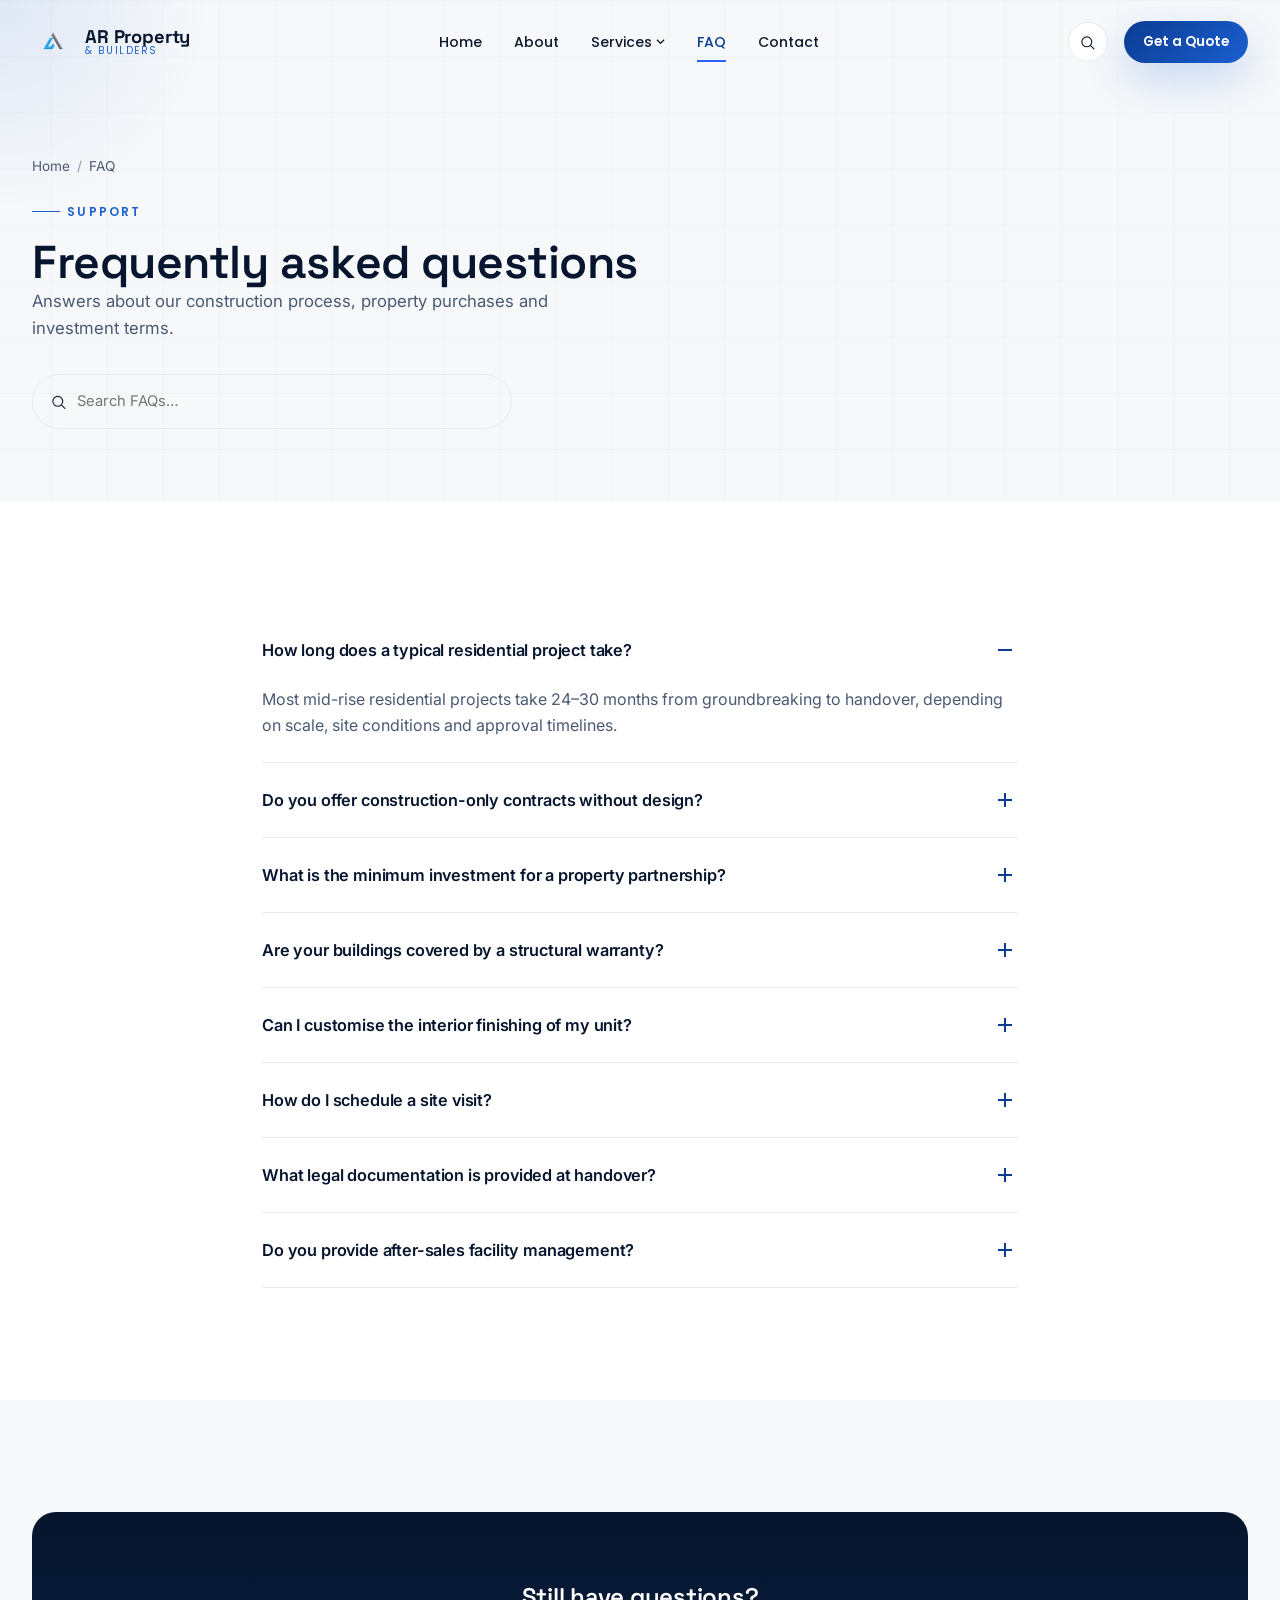
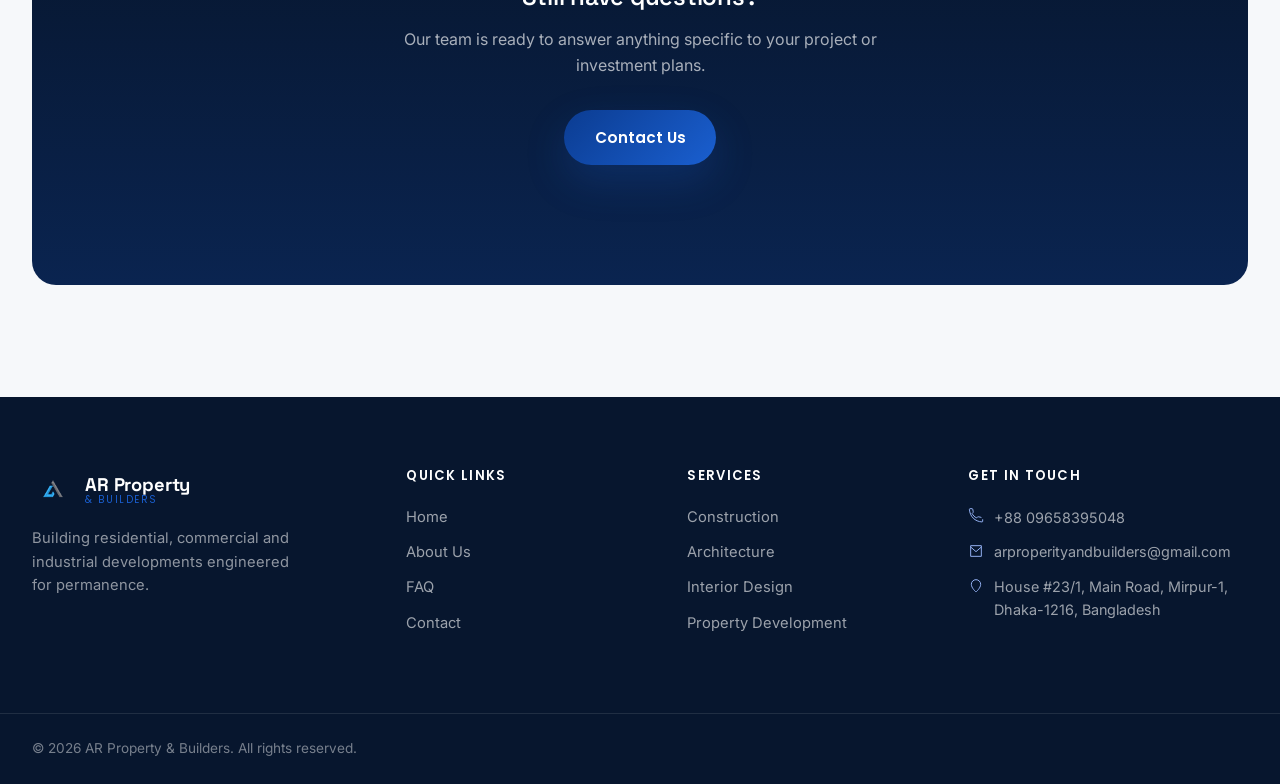
<file: faq.html>
<!DOCTYPE html>
<html lang="en">
<head>
<meta charset="UTF-8">
<meta name="viewport" content="width=device-width, initial-scale=1.0">
<title>FAQ — AR Property &amp; Builders</title>
<meta name="description" content="Frequently asked questions about AR Property & Builders' construction, property and investment services.">
<link rel="preconnect" href="https://fonts.googleapis.com">
<link href="https://fonts.googleapis.com/css2?family=Space+Grotesk:wght@400;500;600;700&family=Inter:wght@400;500;600&family=Poppins:wght@400;500;600;700&display=swap" rel="stylesheet">
<link rel="icon" type="image/png" href="logo.png">
<link rel="stylesheet" href="variables.css">
<link rel="stylesheet" href="style.css">
<link rel="stylesheet" href="animations.css">
<link rel="stylesheet" href="responsive.css">
</head>
<body>

<div id="page-veil" aria-hidden="true"></div>
<div id="loading-screen" aria-hidden="true"><div class="loader-mark"><span>A</span><span>R</span></div><div class="loader-bar"><span></span></div></div>
<div id="scroll-progress"></div>
<div id="cursor-glow" aria-hidden="true"></div>
<div id="toast-wrap"></div>

<header class="site-header">
  <div class="nav-wrap">
    <a href="index.html" class="brand">
      <span class="brand-mark"><img src="logo.png" alt="AR Property &amp; Builders logo"></span>
      <span class="brand-text"><b>AR Property</b><span>&amp; Builders</span></span>
    </a>
    <nav class="main-nav" aria-label="Primary">
      <ul>
        <li><a href="index.html">Home</a></li>
        <li><a href="about.html">About</a></li>
        <li class="has-mega">
          <a href="services.html">Services <svg class="caret" viewBox="0 0 10 6" fill="none"><path d="M1 1L5 5L9 1" stroke="currentColor" stroke-width="1.4"/></svg></a>
          <div class="mega-menu">
            <div class="mega-col">
              <h4>Construction &amp; Design</h4>
              <a href="services.html#construction">Construction</a>
              <a href="services.html#architecture">Architecture</a>
              <a href="services.html#interior-design">Interior Design</a>
              <a href="services.html#engineering-consultancy">Engineering Consultancy</a>
            </div>
            <div class="mega-col">
              <h4>Property &amp; Investment</h4>
              <a href="services.html#property-development">Property Development</a>
              <a href="services.html#investment-consultancy">Investment Consultancy</a>
              <a href="services.html#facility-management">Facility Management</a>
              <a href="services.html#property-maintenance">Property Maintenance</a>
            </div>
            <div class="mega-col">
              <h4>Explore</h4>
              <a href="about.html">About Us</a>
              <a href="faq.html">FAQ</a>
              <a href="contact.html">Get a Quote</a>
            </div>
          </div>
        </li>
        <li><a href="faq.html">FAQ</a></li>
        <li><a href="contact.html">Contact</a></li>
      </ul>
    </nav>
    <div class="header-actions">
      <button class="icon-btn search-trigger" aria-label="Search" data-tooltip="Search"><svg viewBox="0 0 24 24" fill="none"><circle cx="11" cy="11" r="7" stroke="currentColor" stroke-width="1.6"/><path d="M21 21L16.65 16.65" stroke="currentColor" stroke-width="1.6" stroke-linecap="round"/></svg></button>
      <a href="contact.html" class="btn btn-primary btn-sm">Get a Quote</a>
      <button class="hamburger" aria-label="Menu"><span></span><span></span><span></span></button>
    </div>
  </div>
</header>

<div class="search-overlay"><div class="search-box"><button class="search-close" aria-label="Close search">✕</button><input type="text" placeholder="Search projects, services, pages…"></div></div>

<nav class="mobile-nav" aria-label="Mobile">
  <ul>
    <li><a href="index.html">Home</a></li>
    <li><a href="about.html">About Us</a></li>
    <li><a href="services.html">Services</a></li>
    <li><a href="faq.html">FAQ</a></li>
    <li><a href="contact.html">Contact</a></li>
  </ul>
  <div class="mn-meta"><span>+88 09658395048</span><span>arproperityandbuilders@gmail.com</span><span>Mirpur-1, Dhaka-1216</span></div>
</nav>

<main>
<section class="page-hero">
  <div class="bp-grid" aria-hidden="true"><svg viewBox="0 0 1400 500" preserveAspectRatio="xMidYMid slice"><defs><pattern id="g6" width="56" height="56" patternUnits="userSpaceOnUse"><path d="M56 0H0V56" fill="none" stroke="#E6EAF2" stroke-width="1"/></pattern></defs><rect width="1400" height="500" fill="url(#g6)" opacity=".6"/></svg></div>
  <div class="container" style="position:relative;z-index:2">
    <div class="breadcrumb"><a href="index.html">Home</a><span class="sep">/</span><span>FAQ</span></div>
    <p class="eyebrow">Support</p>
    <h1 data-reveal="up">Frequently asked questions</h1>
    <p class="tag-line" data-reveal="up" style="transition-delay:.1s">Answers about our construction process, property purchases and investment terms.</p>
    <div class="inline-search mt-3" data-reveal="up" style="transition-delay:.2s">
      <svg viewBox="0 0 24 24" fill="none"><circle cx="11" cy="11" r="7" stroke="currentColor" stroke-width="1.6"/><path d="M21 21L16.65 16.65" stroke="currentColor" stroke-width="1.6" stroke-linecap="round"/></svg>
      <input type="text" id="faq-search" placeholder="Search FAQs…">
    </div>
  </div>
</section>

<section class="section">
  <div class="container-narrow">
    <div class="accordion" data-reveal="up">

      <div class="accordion-item open">
        <div class="accordion-head"><h3>How long does a typical residential project take?</h3><span class="accordion-plus"></span></div>
        <div class="accordion-body" style="max-height:200px"><p>Most mid-rise residential projects take 24–30 months from groundbreaking to handover, depending on scale, site conditions and approval timelines.</p></div>
      </div>

      <div class="accordion-item">
        <div class="accordion-head"><h3>Do you offer construction-only contracts without design?</h3><span class="accordion-plus"></span></div>
        <div class="accordion-body"><p>Yes. Clients with existing architectural drawings can engage us purely for construction and project management services.</p></div>
      </div>

      <div class="accordion-item">
        <div class="accordion-head"><h3>What is the minimum investment for a property partnership?</h3><span class="accordion-plus"></span></div>
        <div class="accordion-body"><p>Investment thresholds vary by project. Our investment consultancy team can walk you through current opportunities and expected returns.</p></div>
      </div>

      <div class="accordion-item">
        <div class="accordion-head"><h3>Are your buildings covered by a structural warranty?</h3><span class="accordion-plus"></span></div>
        <div class="accordion-body"><p>Every project includes a structural warranty period, with details specified in your handover documentation.</p></div>
      </div>

      <div class="accordion-item">
        <div class="accordion-head"><h3>Can I customise the interior finishing of my unit?</h3><span class="accordion-plus"></span></div>
        <div class="accordion-body"><p>Yes, our interior design team offers finishing packages and bespoke customisation options prior to handover.</p></div>
      </div>

      <div class="accordion-item">
        <div class="accordion-head"><h3>How do I schedule a site visit?</h3><span class="accordion-plus"></span></div>
        <div class="accordion-body"><p>Contact our team via phone, email or the contact form and we'll arrange a convenient time for a guided site visit.</p></div>
      </div>

      <div class="accordion-item">
        <div class="accordion-head"><h3>What legal documentation is provided at handover?</h3><span class="accordion-plus"></span></div>
        <div class="accordion-body"><p>We provide title deeds, occupancy certificates and all regulatory approvals required for full legal ownership transfer.</p></div>
      </div>

      <div class="accordion-item">
        <div class="accordion-head"><h3>Do you provide after-sales facility management?</h3><span class="accordion-plus"></span></div>
        <div class="accordion-body"><p>Yes, our facility management division offers ongoing maintenance, security and tenant services after handover.</p></div>
      </div>

    </div>
  </div>
</section>

<section class="section" style="background:var(--surface-1)">
  <div class="container">
    <div class="cta-band" data-reveal="zoom">
      <h2>Still have questions?</h2>
      <p>Our team is ready to answer anything specific to your project or investment plans.</p>
      <div class="hero-cta" style="justify-content:center"><a href="contact.html" class="btn btn-primary">Contact Us</a></div>
    </div>
  </div>
</section>
</main>

<footer class="site-footer">
  <div class="container footer-top">
    <div class="footer-brand">
      <a href="index.html" class="brand"><span class="brand-mark"><img src="logo.png" alt="AR Property &amp; Builders logo"></span><span class="brand-text"><b>AR Property</b><span>&amp; Builders</span></span></a>
      <p>Building residential, commercial and industrial developments engineered for permanence.</p>
    </div>
    <div class="footer-col"><h4>Quick Links</h4><a href="index.html">Home</a><a href="about.html">About Us</a><a href="faq.html">FAQ</a><a href="contact.html">Contact</a></div>
    <div class="footer-col"><h4>Services</h4><a href="services.html#construction">Construction</a><a href="services.html#architecture">Architecture</a><a href="services.html#interior-design">Interior Design</a><a href="services.html#property-development">Property Development</a></div>
    <div class="footer-col">
      <h4>Get In Touch</h4>
      <div class="contact-row"><svg viewBox="0 0 24 24" fill="none"><path d="M22 16.92V19.92C22 20.47 21.55 20.92 21 20.9C10.4 20.29 2.7 12.6 2.1 2C2.08 1.45 2.53 1 3.08 1H6.08C6.6 1 7.03 1.4 7.08 1.92C7.2 3.13 7.47 4.32 7.87 5.44C8.03 5.9 7.92 6.42 7.56 6.78L6.1 8.24C7.5 11.05 9.95 13.5 12.76 14.9L14.22 13.44C14.58 13.08 15.1 12.97 15.56 13.13C16.68 13.53 17.87 13.8 19.08 13.92C19.6 13.97 20 14.4 20 14.92" stroke-width="1.4"/></svg><span>+88 09658395048</span></div>
      <div class="contact-row"><svg viewBox="0 0 24 24" fill="none"><path d="M4 4H20V20H4V4Z" stroke-width="1.4"/><path d="M4 6L12 13L20 6" stroke-width="1.4"/></svg><span>arproperityandbuilders@gmail.com</span></div>
      <div class="contact-row"><svg viewBox="0 0 24 24" fill="none"><path d="M12 21C12 21 5 15 5 9.5A7 7 0 0119 9.5C19 15 12 21 12 21Z" stroke-width="1.4"/></svg><span>House #23/1, Main Road, Mirpur-1, Dhaka-1216, Bangladesh</span></div>
    </div>
  </div>
  <div class="container footer-bottom"><span>© 2026 AR Property &amp; Builders. All rights reserved.</span></div>
</footer>

<button id="back-to-top" aria-label="Back to top"><svg viewBox="0 0 24 24" fill="none" width="18" height="18"><path d="M12 19V5M5 12L12 5L19 12" stroke="white" stroke-width="2" stroke-linecap="round" stroke-linejoin="round"/></svg></button>

<script src="main.js"></script>
<script src="navigation.js"></script>
<script src="animation.js"></script>
<script src="counter.js"></script>
<script src="forms.js"></script>
<script src="components.js"></script>
</body>
</html>
</file>
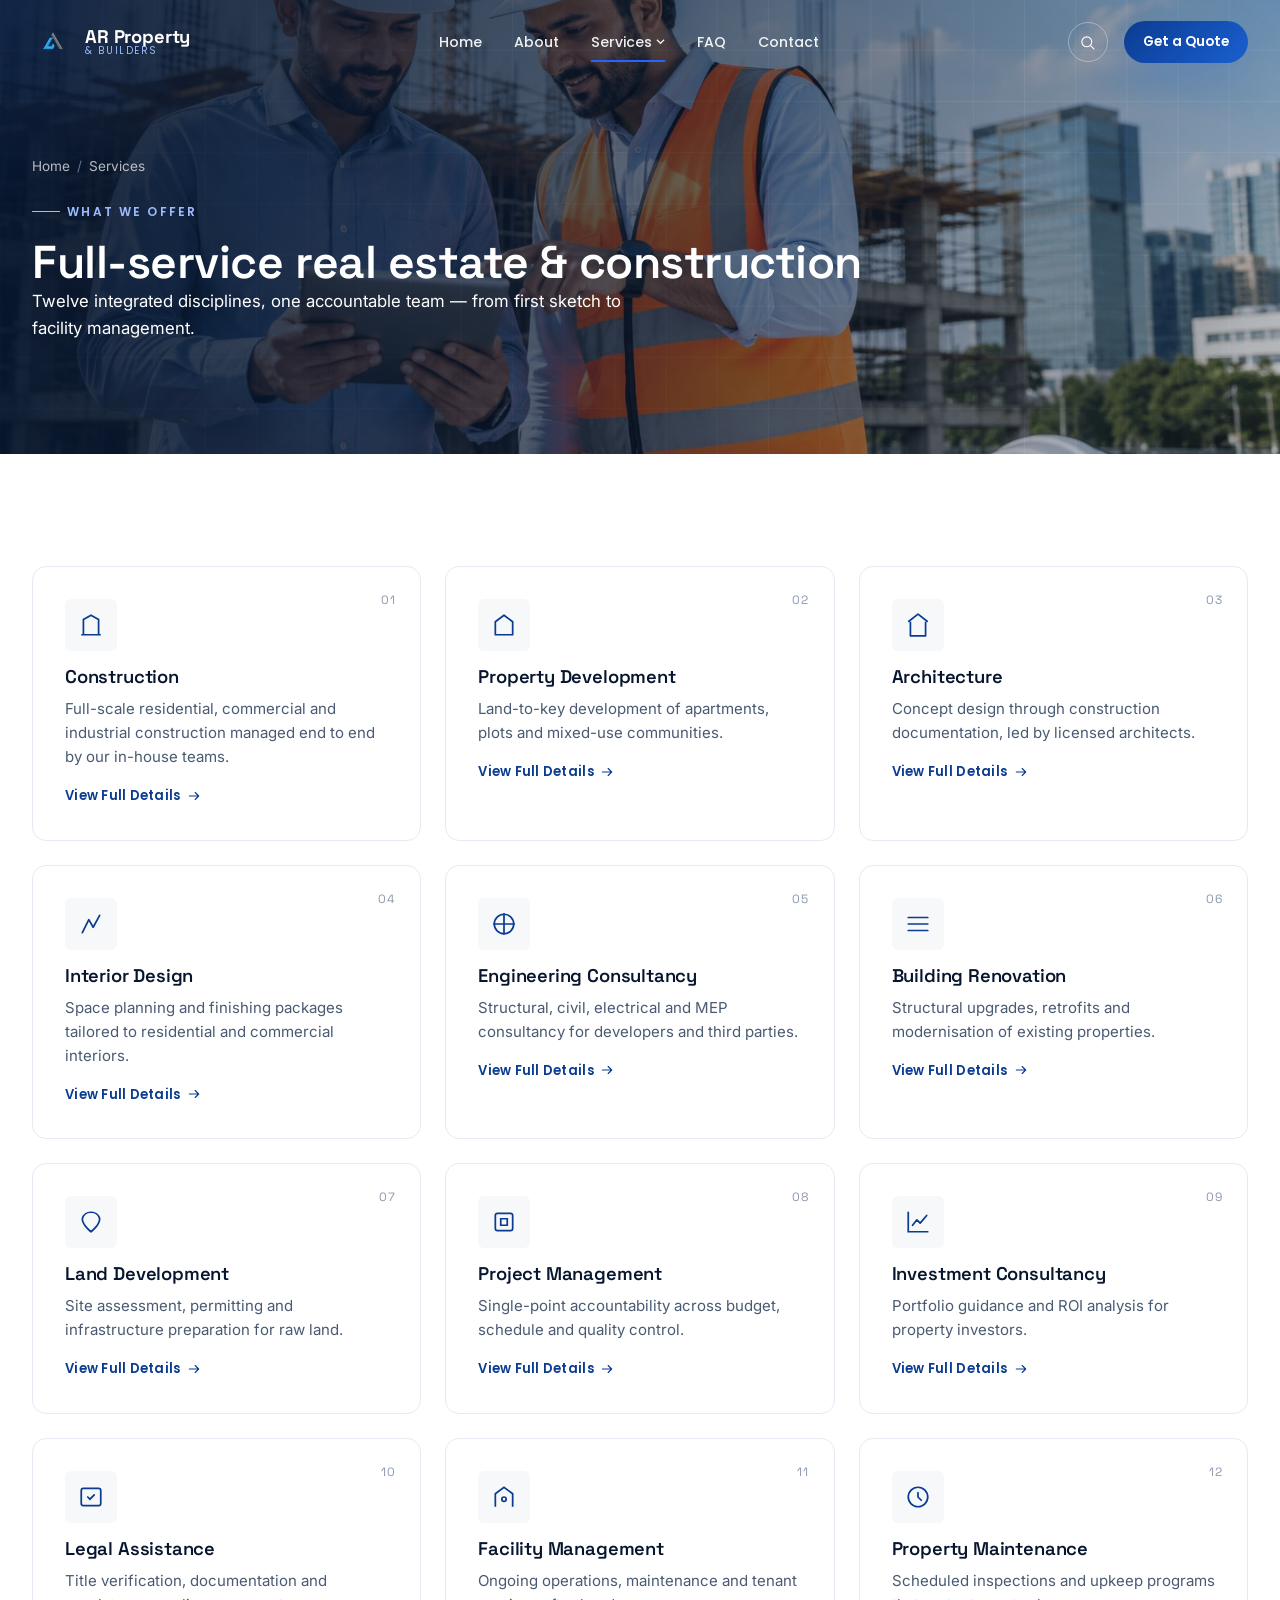
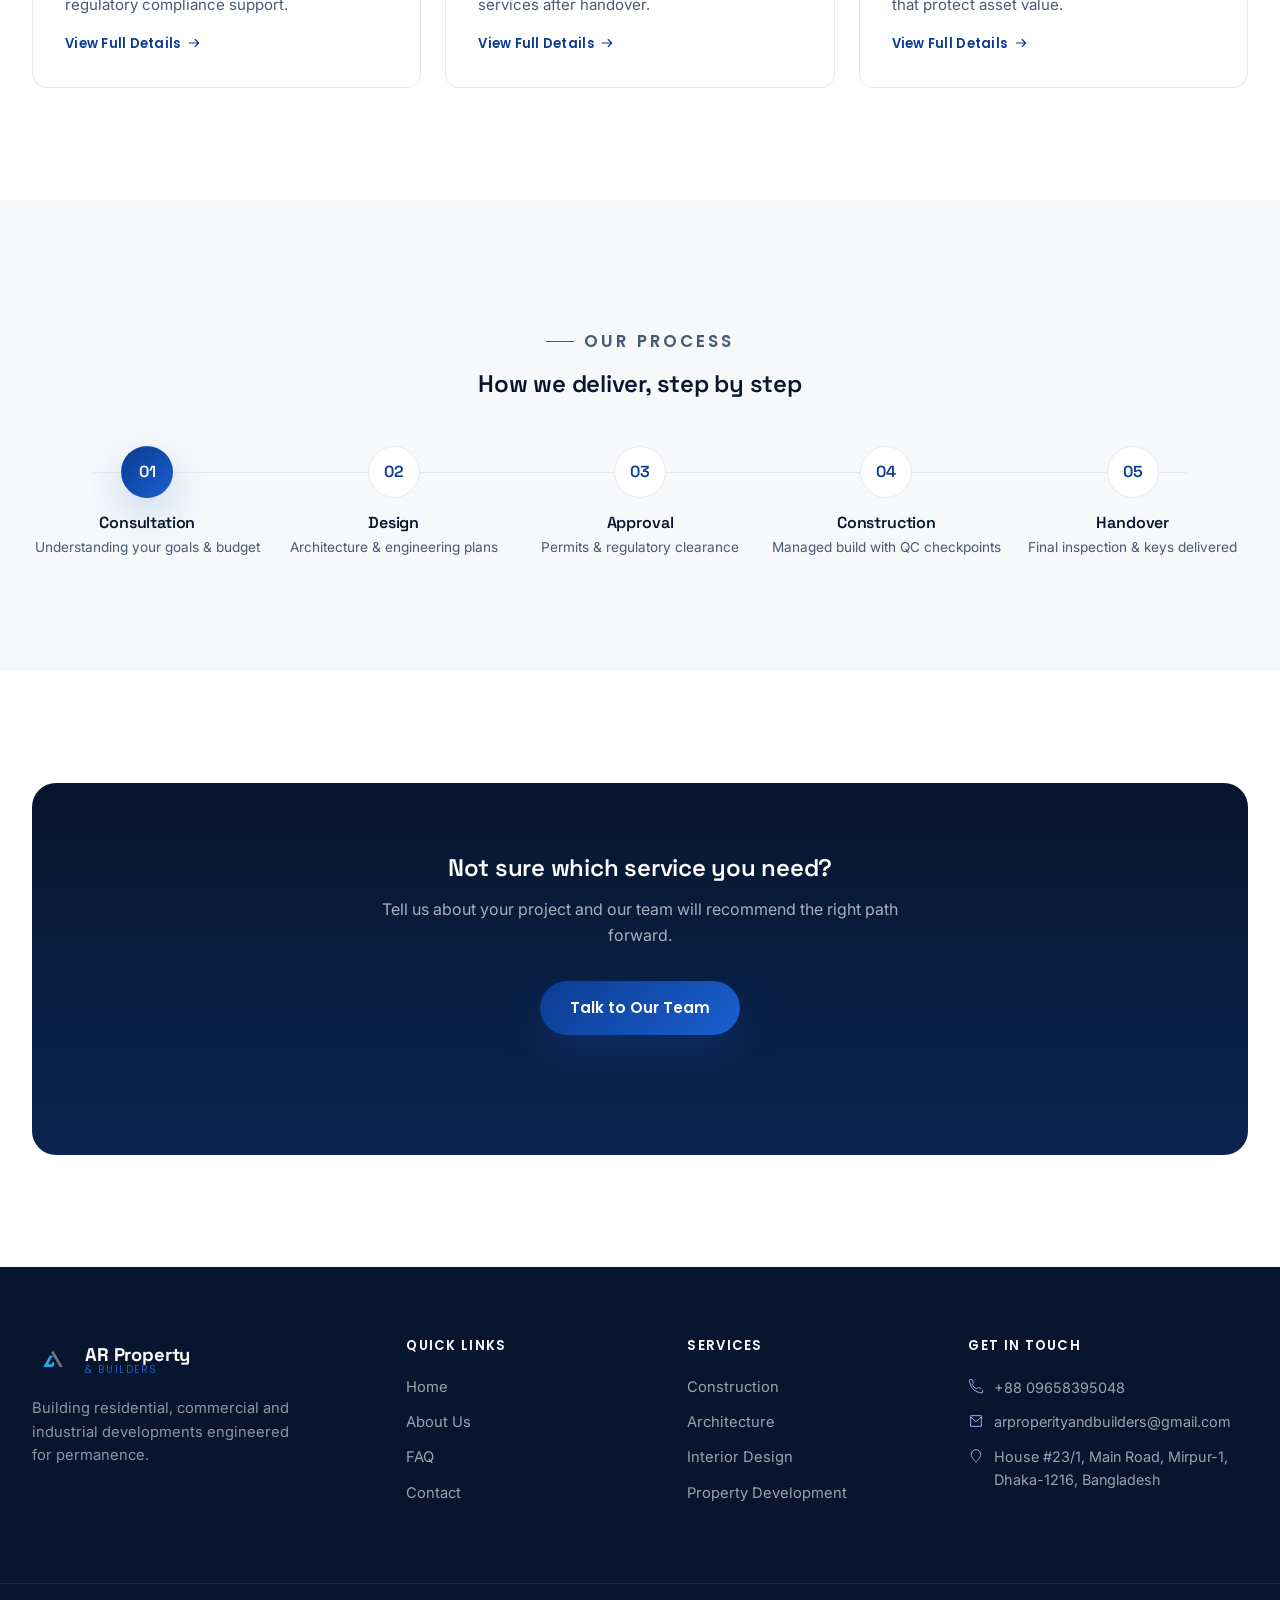
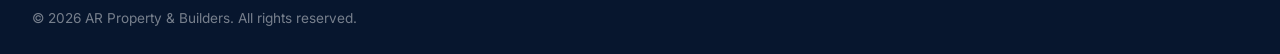
<file: services.html>
<!DOCTYPE html>
<html lang="en">
<head>
<meta charset="UTF-8">
<meta name="viewport" content="width=device-width, initial-scale=1.0">
<title>Services — AR Property &amp; Builders</title>
<meta name="description" content="Explore the full range of services from AR Property & Builders: construction, architecture, engineering, interior design, investment consultancy and more.">
<link rel="preconnect" href="https://fonts.googleapis.com">
<link href="https://fonts.googleapis.com/css2?family=Space+Grotesk:wght@400;500;600;700&family=Inter:wght@400;500;600&family=Poppins:wght@400;500;600;700&display=swap" rel="stylesheet">
<link rel="icon" type="image/png" href="logo.png">
<link rel="stylesheet" href="variables.css">
<link rel="stylesheet" href="style.css">
<link rel="stylesheet" href="animations.css">
<link rel="stylesheet" href="responsive.css">
</head>
<body>

<div id="page-veil" aria-hidden="true"></div>
<div id="loading-screen" aria-hidden="true"><div class="loader-mark"><span>A</span><span>R</span></div><div class="loader-bar"><span></span></div></div>
<div id="scroll-progress"></div>
<div id="cursor-glow" aria-hidden="true"></div>
<div id="toast-wrap"></div>

<header class="site-header on-dark">
  <div class="nav-wrap">
    <a href="index.html" class="brand">
      <span class="brand-mark"><img src="logo.png" alt="AR Property &amp; Builders logo"></span>
      <span class="brand-text"><b>AR Property</b><span>&amp; Builders</span></span>
    </a>
    <nav class="main-nav" aria-label="Primary">
      <ul>
        <li><a href="index.html">Home</a></li>
        <li><a href="about.html">About</a></li>
        <li class="has-mega">
          <a href="services.html" class="active">Services <svg class="caret" viewBox="0 0 10 6" fill="none"><path d="M1 1L5 5L9 1" stroke="currentColor" stroke-width="1.4"/></svg></a>
          <div class="mega-menu">
            <div class="mega-col">
              <h4>Construction &amp; Design</h4>
              <a href="services.html#construction">Construction</a>
              <a href="services.html#architecture">Architecture</a>
              <a href="services.html#interior-design">Interior Design</a>
              <a href="services.html#engineering-consultancy">Engineering Consultancy</a>
            </div>
            <div class="mega-col">
              <h4>Property &amp; Investment</h4>
              <a href="services.html#property-development">Property Development</a>
              <a href="services.html#investment-consultancy">Investment Consultancy</a>
              <a href="services.html#facility-management">Facility Management</a>
              <a href="services.html#property-maintenance">Property Maintenance</a>
            </div>
            <div class="mega-col">
              <h4>Explore</h4>
              <a href="about.html">About Us</a>
              <a href="faq.html">FAQ</a>
              <a href="contact.html">Get a Quote</a>
            </div>
          </div>
        </li>
        <li><a href="faq.html">FAQ</a></li>
        <li><a href="contact.html">Contact</a></li>
      </ul>
    </nav>
    <div class="header-actions">
      <button class="icon-btn search-trigger" aria-label="Search" data-tooltip="Search"><svg viewBox="0 0 24 24" fill="none"><circle cx="11" cy="11" r="7" stroke="currentColor" stroke-width="1.6"/><path d="M21 21L16.65 16.65" stroke="currentColor" stroke-width="1.6" stroke-linecap="round"/></svg></button>
      <a href="contact.html" class="btn btn-primary btn-sm">Get a Quote</a>
      <button class="hamburger" aria-label="Menu"><span></span><span></span><span></span></button>
    </div>
  </div>
</header>

<div class="search-overlay"><div class="search-box"><button class="search-close" aria-label="Close search">✕</button><input type="text" placeholder="Search projects, services, pages…"></div></div>

<nav class="mobile-nav" aria-label="Mobile">
  <ul>
    <li><a href="index.html">Home</a></li>
    <li><a href="about.html">About Us</a></li>
    <li><a href="services.html">Services</a></li>
    <li><a href="faq.html">FAQ</a></li>
    <li><a href="contact.html">Contact</a></li>
  </ul>
  <div class="mn-meta"><span>+88 09658395048</span><span>arproperityandbuilders@gmail.com</span><span>Mirpur-1, Dhaka-1216</span></div>
</nav>

<main>
<section class="page-hero photo" style="background-image:linear-gradient(100deg, rgba(7,22,46,.96) 0%, rgba(7,22,46,.66) 48%, rgba(7,22,46,.22) 100%), url('services-hero-site.jpg')">
  <div class="bp-grid" aria-hidden="true"><svg viewBox="0 0 1400 500" preserveAspectRatio="xMidYMid slice"><defs><pattern id="g3" width="56" height="56" patternUnits="userSpaceOnUse"><path d="M56 0H0V56" fill="none" stroke="#E6EAF2" stroke-width="1"/></pattern></defs><rect width="1400" height="500" fill="url(#g3)" opacity=".6"/></svg></div>
  <div class="container" style="position:relative;z-index:2">
    <div class="breadcrumb"><a href="index.html">Home</a><span class="sep">/</span><span>Services</span></div>
    <p class="eyebrow">What We Offer</p>
    <h1 data-reveal="up">Full-service real estate &amp; construction</h1>
    <p class="tag-line" data-reveal="up" style="transition-delay:.1s">Twelve integrated disciplines, one accountable team — from first sketch to facility management.</p>
  </div>
</section>

<section class="section">
  <div class="container">
    <div class="card-grid grid-3" data-reveal-group>

      <div class="card" id="construction" data-service="construction" style="cursor:pointer">
        <span class="card-num">01</span><span class="corner tl"></span><span class="corner br"></span>
        <div class="card-icon"><svg viewBox="0 0 24 24" fill="none"><path d="M3 21H21M5 21V7L12 3L19 7V21" stroke-width="1.6" stroke-linejoin="round"/></svg></div>
        <h3>Construction</h3><p>Full-scale residential, commercial and industrial construction managed end to end by our in-house teams.</p>
        <span class="card-link">View Full Details <svg viewBox="0 0 24 24" fill="none" stroke="currentColor" stroke-width="2" stroke-linecap="round" stroke-linejoin="round"><path d="M4 12h16M14 6l6 6-6 6"/></svg></span>
      </div>

      <div class="card" id="property-development" data-service="property-development" style="cursor:pointer">
        <span class="card-num">02</span><span class="corner tl"></span><span class="corner br"></span>
        <div class="card-icon"><svg viewBox="0 0 24 24" fill="none"><path d="M4 21V9L12 3L20 9V21H4Z" stroke-width="1.6" stroke-linejoin="round"/></svg></div>
        <h3>Property Development</h3><p>Land-to-key development of apartments, plots and mixed-use communities.</p>
        <span class="card-link">View Full Details <svg viewBox="0 0 24 24" fill="none" stroke="currentColor" stroke-width="2" stroke-linecap="round" stroke-linejoin="round"><path d="M4 12h16M14 6l6 6-6 6"/></svg></span>
      </div>

      <div class="card" id="architecture" data-service="architecture" style="cursor:pointer">
        <span class="card-num">03</span><span class="corner tl"></span><span class="corner br"></span>
        <div class="card-icon"><svg viewBox="0 0 24 24" fill="none"><path d="M3 9L12 2L21 9M5 9V22H19V9" stroke-width="1.6" stroke-linejoin="round"/></svg></div>
        <h3>Architecture</h3><p>Concept design through construction documentation, led by licensed architects.</p>
        <span class="card-link">View Full Details <svg viewBox="0 0 24 24" fill="none" stroke="currentColor" stroke-width="2" stroke-linecap="round" stroke-linejoin="round"><path d="M4 12h16M14 6l6 6-6 6"/></svg></span>
      </div>

      <div class="card" id="interior-design" data-service="interior-design" style="cursor:pointer">
        <span class="card-num">04</span><span class="corner tl"></span><span class="corner br"></span>
        <div class="card-icon"><svg viewBox="0 0 24 24" fill="none"><path d="M4 20L10 8L14 15L20 4" stroke-width="1.6" stroke-linecap="round" stroke-linejoin="round"/></svg></div>
        <h3>Interior Design</h3><p>Space planning and finishing packages tailored to residential and commercial interiors.</p>
        <span class="card-link">View Full Details <svg viewBox="0 0 24 24" fill="none" stroke="currentColor" stroke-width="2" stroke-linecap="round" stroke-linejoin="round"><path d="M4 12h16M14 6l6 6-6 6"/></svg></span>
      </div>

      <div class="card" id="engineering-consultancy" data-service="engineering-consultancy" style="cursor:pointer">
        <span class="card-num">05</span><span class="corner tl"></span><span class="corner br"></span>
        <div class="card-icon"><svg viewBox="0 0 24 24" fill="none"><path d="M12 2V22M2 12H22" stroke-width="1.6"/><circle cx="12" cy="12" r="9" stroke-width="1.6"/></svg></div>
        <h3>Engineering Consultancy</h3><p>Structural, civil, electrical and MEP consultancy for developers and third parties.</p>
        <span class="card-link">View Full Details <svg viewBox="0 0 24 24" fill="none" stroke="currentColor" stroke-width="2" stroke-linecap="round" stroke-linejoin="round"><path d="M4 12h16M14 6l6 6-6 6"/></svg></span>
      </div>

      <div class="card" id="building-renovation" data-service="building-renovation" style="cursor:pointer">
        <span class="card-num">06</span><span class="corner tl"></span><span class="corner br"></span>
        <div class="card-icon"><svg viewBox="0 0 24 24" fill="none"><path d="M3 12H21M3 6H21M3 18H21" stroke-width="1.6" stroke-linecap="round"/></svg></div>
        <h3>Building Renovation</h3><p>Structural upgrades, retrofits and modernisation of existing properties.</p>
        <span class="card-link">View Full Details <svg viewBox="0 0 24 24" fill="none" stroke="currentColor" stroke-width="2" stroke-linecap="round" stroke-linejoin="round"><path d="M4 12h16M14 6l6 6-6 6"/></svg></span>
      </div>

      <div class="card" id="land-development" data-service="land-development" style="cursor:pointer">
        <span class="card-num">07</span><span class="corner tl"></span><span class="corner br"></span>
        <div class="card-icon"><svg viewBox="0 0 24 24" fill="none"><path d="M12 21C12 21 4 15 4 9A8 8 0 0112 3A8 8 0 0120 9C20 15 12 21 12 21Z" stroke-width="1.6"/></svg></div>
        <h3>Land Development</h3><p>Site assessment, permitting and infrastructure preparation for raw land.</p>
        <span class="card-link">View Full Details <svg viewBox="0 0 24 24" fill="none" stroke="currentColor" stroke-width="2" stroke-linecap="round" stroke-linejoin="round"><path d="M4 12h16M14 6l6 6-6 6"/></svg></span>
      </div>

      <div class="card" id="project-management" data-service="project-management" style="cursor:pointer">
        <span class="card-num">08</span><span class="corner tl"></span><span class="corner br"></span>
        <div class="card-icon"><svg viewBox="0 0 24 24" fill="none"><rect x="4" y="4" width="16" height="16" rx="2" stroke-width="1.6"/><path d="M9 9H15V15H9V9Z" stroke-width="1.6"/></svg></div>
        <h3>Project Management</h3><p>Single-point accountability across budget, schedule and quality control.</p>
        <span class="card-link">View Full Details <svg viewBox="0 0 24 24" fill="none" stroke="currentColor" stroke-width="2" stroke-linecap="round" stroke-linejoin="round"><path d="M4 12h16M14 6l6 6-6 6"/></svg></span>
      </div>

      <div class="card" id="investment-consultancy" data-service="investment-consultancy" style="cursor:pointer">
        <span class="card-num">09</span><span class="corner tl"></span><span class="corner br"></span>
        <div class="card-icon"><svg viewBox="0 0 24 24" fill="none"><path d="M3 3V21H21" stroke-width="1.6" stroke-linecap="round"/><path d="M7 15L11 10L14 13L20 6" stroke-width="1.6" stroke-linecap="round" stroke-linejoin="round"/></svg></div>
        <h3>Investment Consultancy</h3><p>Portfolio guidance and ROI analysis for property investors.</p>
        <span class="card-link">View Full Details <svg viewBox="0 0 24 24" fill="none" stroke="currentColor" stroke-width="2" stroke-linecap="round" stroke-linejoin="round"><path d="M4 12h16M14 6l6 6-6 6"/></svg></span>
      </div>

      <div class="card" id="legal-assistance" data-service="legal-assistance" style="cursor:pointer">
        <span class="card-num">10</span><span class="corner tl"></span><span class="corner br"></span>
        <div class="card-icon"><svg viewBox="0 0 24 24" fill="none"><path d="M9 12L11 14L15 10" stroke-width="1.6" stroke-linecap="round"/><rect x="3" y="4" width="18" height="16" rx="2" stroke-width="1.6"/></svg></div>
        <h3>Legal Assistance</h3><p>Title verification, documentation and regulatory compliance support.</p>
        <span class="card-link">View Full Details <svg viewBox="0 0 24 24" fill="none" stroke="currentColor" stroke-width="2" stroke-linecap="round" stroke-linejoin="round"><path d="M4 12h16M14 6l6 6-6 6"/></svg></span>
      </div>

      <div class="card" id="facility-management" data-service="facility-management" style="cursor:pointer">
        <span class="card-num">11</span><span class="corner tl"></span><span class="corner br"></span>
        <div class="card-icon"><svg viewBox="0 0 24 24" fill="none"><path d="M4 21V9L12 3L20 9V21" stroke-width="1.6"/><circle cx="12" cy="14" r="2" stroke-width="1.6"/></svg></div>
        <h3>Facility Management</h3><p>Ongoing operations, maintenance and tenant services after handover.</p>
        <span class="card-link">View Full Details <svg viewBox="0 0 24 24" fill="none" stroke="currentColor" stroke-width="2" stroke-linecap="round" stroke-linejoin="round"><path d="M4 12h16M14 6l6 6-6 6"/></svg></span>
      </div>

      <div class="card" id="property-maintenance" data-service="property-maintenance" style="cursor:pointer">
        <span class="card-num">12</span><span class="corner tl"></span><span class="corner br"></span>
        <div class="card-icon"><svg viewBox="0 0 24 24" fill="none"><path d="M12 8V12L15 15" stroke-width="1.6" stroke-linecap="round"/><circle cx="12" cy="12" r="9" stroke-width="1.6"/></svg></div>
        <h3>Property Maintenance</h3><p>Scheduled inspections and upkeep programs that protect asset value.</p>
        <span class="card-link">View Full Details <svg viewBox="0 0 24 24" fill="none" stroke="currentColor" stroke-width="2" stroke-linecap="round" stroke-linejoin="round"><path d="M4 12h16M14 6l6 6-6 6"/></svg></span>
      </div>

    </div>
  </div>
</section>

<section class="section" style="background:var(--surface-1)">
  <div class="container">
    <div class="section-head center" data-reveal="up"><p class="eyebrow" style="justify-content:center">Our Process</p><h2>How we deliver, step by step</h2></div>
    <div class="process-line" data-reveal-group>
      <div class="process-step active"><span class="pnum">01</span><h4>Consultation</h4><p>Understanding your goals &amp; budget</p></div>
      <div class="process-step"><span class="pnum">02</span><h4>Design</h4><p>Architecture &amp; engineering plans</p></div>
      <div class="process-step"><span class="pnum">03</span><h4>Approval</h4><p>Permits &amp; regulatory clearance</p></div>
      <div class="process-step"><span class="pnum">04</span><h4>Construction</h4><p>Managed build with QC checkpoints</p></div>
      <div class="process-step"><span class="pnum">05</span><h4>Handover</h4><p>Final inspection &amp; keys delivered</p></div>
    </div>
  </div>
</section>

<section class="section">
  <div class="container">
    <div class="cta-band" data-reveal="zoom">
      <h2>Not sure which service you need?</h2>
      <p>Tell us about your project and our team will recommend the right path forward.</p>
      <div class="hero-cta" style="justify-content:center"><a href="contact.html" class="btn btn-primary">Talk to Our Team</a></div>
    </div>
  </div>
</section>
</main>

<div class="modal-overlay" id="serviceModal">
  <div class="modal-box">
    <button class="modal-close" aria-label="Close">✕</button>
    <div class="modal-body" id="serviceModalBody"></div>
  </div>
</div>

<footer class="site-footer">
  <div class="container footer-top">
    <div class="footer-brand">
      <a href="index.html" class="brand"><span class="brand-mark"><img src="logo.png" alt="AR Property &amp; Builders logo"></span><span class="brand-text"><b>AR Property</b><span>&amp; Builders</span></span></a>
      <p>Building residential, commercial and industrial developments engineered for permanence.</p>
    </div>
    <div class="footer-col"><h4>Quick Links</h4><a href="index.html">Home</a><a href="about.html">About Us</a><a href="faq.html">FAQ</a><a href="contact.html">Contact</a></div>
    <div class="footer-col"><h4>Services</h4><a href="services.html#construction">Construction</a><a href="services.html#architecture">Architecture</a><a href="services.html#interior-design">Interior Design</a><a href="services.html#property-development">Property Development</a></div>
    <div class="footer-col">
      <h4>Get In Touch</h4>
      <div class="contact-row"><svg viewBox="0 0 24 24" fill="none"><path d="M22 16.92V19.92C22 20.47 21.55 20.92 21 20.9C10.4 20.29 2.7 12.6 2.1 2C2.08 1.45 2.53 1 3.08 1H6.08C6.6 1 7.03 1.4 7.08 1.92C7.2 3.13 7.47 4.32 7.87 5.44C8.03 5.9 7.92 6.42 7.56 6.78L6.1 8.24C7.5 11.05 9.95 13.5 12.76 14.9L14.22 13.44C14.58 13.08 15.1 12.97 15.56 13.13C16.68 13.53 17.87 13.8 19.08 13.92C19.6 13.97 20 14.4 20 14.92" stroke-width="1.4"/></svg><span>+88 09658395048</span></div>
      <div class="contact-row"><svg viewBox="0 0 24 24" fill="none"><path d="M4 4H20V20H4V4Z" stroke-width="1.4"/><path d="M4 6L12 13L20 6" stroke-width="1.4"/></svg><span>arproperityandbuilders@gmail.com</span></div>
      <div class="contact-row"><svg viewBox="0 0 24 24" fill="none"><path d="M12 21C12 21 5 15 5 9.5A7 7 0 0119 9.5C19 15 12 21 12 21Z" stroke-width="1.4"/></svg><span>House #23/1, Main Road, Mirpur-1, Dhaka-1216, Bangladesh</span></div>
    </div>
  </div>
  <div class="container footer-bottom"><span>© 2026 AR Property &amp; Builders. All rights reserved.</span></div>
</footer>

<button id="back-to-top" aria-label="Back to top"><svg viewBox="0 0 24 24" fill="none" width="18" height="18"><path d="M12 19V5M5 12L12 5L19 12" stroke="white" stroke-width="2" stroke-linecap="round" stroke-linejoin="round"/></svg></button>

<script src="main.js"></script>
<script src="navigation.js"></script>
<script src="animation.js"></script>
<script src="counter.js"></script>
<script src="forms.js"></script>
<script src="components.js"></script>
<script>
(function(){
  "use strict";
  var serviceDetails = {
    "construction": {
      title:"Construction",
      tagline:"Full-scale residential, commercial and industrial construction managed end to end by our in-house teams — from foundation to final finishing.",
      specs:[["Typical Timeline","8–24 Months (Project Dependent)"],["Structure Type","RCC Reinforced Concrete Frame"],["Standards","BNBC Compliant Construction"],["Warranty","Structural Warranty Included"]],
      includes:["Site mobilisation and foundation works","Complete RCC frame, brickwork and roofing","Electrical, plumbing and sanitary rough-in","Waterproofing and structural finishing","Dedicated site engineer throughout","Weekly progress reports with photos","Multi-stage quality inspection","Final handover documentation"]
    },
    "property-development": {
      title:"Property Development",
      tagline:"End-to-end development of apartments, plots and mixed-use communities — from land acquisition to resident handover.",
      specs:[["Scope","Land-to-Key Development"],["Project Types","Apartments, Plots, Mixed-Use"],["Approval Support","RAJUK Documentation"],["Delivery","Turnkey Handover"]],
      includes:["Site feasibility and land assessment","Master planning and unit mix design","RAJUK approval and legal documentation","Construction management through completion","Sales and handover coordination","Post-handover facility transition"]
    },
    "architecture": {
      title:"Architecture",
      tagline:"Concept design through construction documentation, led by licensed architects who balance aesthetics with buildability.",
      specs:[["Deliverables","2D Drawings & 3D Visualization"],["Design Stages","Concept to Construction Docs"],["Team","Licensed In-House Architects"],["Compliance","RAJUK-Ready Drawings"]],
      includes:["Site analysis and design brief","Concept design with 3D visualization","Floor plan and elevation development","Structural coordination with engineers","Construction documentation set","RAJUK submission drawings"]
    },
    "interior-design": {
      title:"Interior Design",
      tagline:"Space planning and finishing packages tailored to residential and commercial interiors, delivered to move-in standard.",
      specs:[["Scope","Turnkey Interior Finishing"],["Project Types","Residential & Commercial"],["Materials","Premium Quality Finishes"],["Warranty","1-Year Fittings Warranty"]],
      includes:["Space planning and material selection","Flooring, ceiling and wall finishing","Modular kitchen and cabinetry","Lighting design and electrical fittings","Bathroom and utility fit-out","Final styling and snag-free handover"]
    },
    "engineering-consultancy": {
      title:"Engineering Consultancy",
      tagline:"Structural, civil, electrical and MEP consultancy for developers and third parties who need expert technical oversight.",
      specs:[["Disciplines","Structural, Civil, Electrical, MEP"],["Deliverables","Engineering Reports & Drawings"],["Standards","BNBC & International Best Practice"],["Ideal For","Developers & Third-Party Projects"]],
      includes:["Structural design and load analysis","Soil investigation coordination","MEP system planning","Third-party design review","Site supervision and quality checks","Technical documentation and sign-off"]
    },
    "building-renovation": {
      title:"Building Renovation",
      tagline:"Structural upgrades, retrofits and modernisation of existing properties, executed with minimal disruption to occupants.",
      specs:[["Typical Timeline","4–16 Weeks (Project Dependent)"],["Scope","Cosmetic to Structural Remodeling"],["Assessment","Structural Safety Evaluation"],["Execution","Phased, Low-Disruption Works"]],
      includes:["Structural condition assessment","Floor addition and extension engineering","Kitchen and bathroom renovation","Electrical rewiring and plumbing upgrades","Façade and waterproofing restoration","Final inspection and handover"]
    },
    "land-development": {
      title:"Land Development",
      tagline:"Site assessment, permitting and infrastructure preparation for raw land — getting your plot fully construction-ready.",
      specs:[["Typical Timeline","3–6 Weeks"],["Deliverables","Site Feasibility Report"],["Survey Type","Topographic & Boundary Survey"],["Compliance","Zoning & Land-Use Verification"]],
      includes:["Topographic and boundary survey","Soil investigation and geotechnical testing","Land-use classification and zoning check","Utility availability assessment","Site grading and earthwork planning","Construction-readiness report"]
    },
    "project-management": {
      title:"Project Management",
      tagline:"Single-point accountability across budget, schedule and quality control, so every stakeholder has one number to call.",
      specs:[["Scope","Full Project Lifecycle Oversight"],["Reporting","Weekly Progress Updates"],["Cost Control","Milestone-Based Billing"],["Team","Dedicated Project Manager"]],
      includes:["Master schedule and milestone planning","Vendor and subcontractor coordination","Budget tracking and cost control","Quality assurance inspections","Risk management and issue resolution","Client reporting and sign-off"]
    },
    "investment-consultancy": {
      title:"Investment Consultancy",
      tagline:"Portfolio guidance and ROI analysis for property investors looking to make informed, well-timed decisions.",
      specs:[["Typical Timeline","1–2 Weeks"],["Deliverables","Valuation & Feasibility Report"],["Ideal For","Buyers, Investors & Landowners"],["Format","One-on-One Advisory Session"]],
      includes:["Property and land valuation","Investment feasibility and ROI analysis","Market research and trend review","Legal document verification support","Development feasibility studies","Risk assessment and recommendations"]
    },
    "legal-assistance": {
      title:"Legal Assistance",
      tagline:"Title verification, documentation and regulatory compliance support so your transaction stands on solid legal ground.",
      specs:[["Scope","Title & Documentation Review"],["Compliance","RAJUK Regulatory Support"],["Ideal For","Buyers, Sellers & Developers"],["Deliverables","Verified Legal Documentation"]],
      includes:["Title deed and mutation verification","Khatian and tax documentation review","RAJUK approval status check","Sale agreement and deed support","Regulatory compliance guidance","Dispute risk assessment"]
    },
    "facility-management": {
      title:"Facility Management",
      tagline:"Ongoing operations, maintenance and tenant services after handover, keeping your property running smoothly for years.",
      specs:[["Scope","Post-Handover Operations"],["Services","Maintenance & Tenant Support"],["Availability","Scheduled & On-Call Support"],["Ideal For","Owners, Tenants & Investors"]],
      includes:["Preventive maintenance scheduling","Building systems monitoring","Tenant service coordination","Security and access management","Vendor and utility management","Periodic condition reporting"]
    },
    "property-maintenance": {
      title:"Property Maintenance",
      tagline:"Scheduled inspections and upkeep programs that protect asset value over the full life of your property.",
      specs:[["Scope","Scheduled Inspection Programs"],["Frequency","Quarterly & Annual Plans"],["Coverage","Structural, MEP & Cosmetic"],["Ideal For","Long-Term Asset Protection"]],
      includes:["Scheduled structural inspections","MEP systems servicing","Waterproofing and roof checks","Cosmetic touch-ups and repairs","Maintenance history documentation","Priority response for urgent issues"]
    }
  };

  var modal = document.getElementById("serviceModal");
  var modalBody = document.getElementById("serviceModalBody");
  if(!modal) return;

  function openServiceModal(slug){
    var d = serviceDetails[slug];
    if(!d) return;
    modalBody.innerHTML =
      '<span class="modal-eyebrow">Service</span>' +
      '<h2 class="modal-title">' + d.title + '</h2>' +
      '<p class="modal-tagline">' + d.tagline + '</p>' +
      '<div class="modal-specs">' + d.specs.map(function(s){
        return '<div class="modal-spec"><span class="spec-k">' + s[0] + '</span><span class="spec-v">' + s[1] + '</span></div>';
      }).join('') + '</div>' +
      '<div class="modal-section"><h4>What\'s Included</h4><ul class="modal-list">' +
      d.includes.map(function(i){
        return '<li><svg viewBox="0 0 24 24" fill="none" stroke="currentColor" stroke-width="2" stroke-linecap="round" stroke-linejoin="round"><path d="M5 12l4 4 10-10"/></svg>' + i + '</li>';
      }).join('') + '</ul></div>' +
      '<div class="modal-cta"><a href="contact.html" class="btn btn-primary">Get a Quote</a></div>';
    modal.classList.add("open");
    document.body.style.overflow = "hidden";
  }
  function closeServiceModal(){
    modal.classList.remove("open");
    document.body.style.overflow = "";
  }

  document.querySelectorAll("[data-service]").forEach(function(card){
    card.addEventListener("click", function(){ openServiceModal(card.getAttribute("data-service")); });
  });
  modal.querySelector(".modal-close").addEventListener("click", closeServiceModal);
  modal.addEventListener("click", function(e){ if(e.target === modal) closeServiceModal(); });
  document.addEventListener("keydown", function(e){ if(e.key === "Escape") closeServiceModal(); });

  // Open directly if arriving via #anchor (from nav mega menu)
  if(location.hash){
    var slug = location.hash.replace("#","");
    if(serviceDetails[slug]) openServiceModal(slug);
  }
})();
</script>
</body>
</html>
</file>
<file: variables.css>
/* ==========================================================================
   AR PROPERTY & BUILDERS — DESIGN TOKENS
   ========================================================================== */
:root{
  /* Color System */
  --navy:#07162E;
  --blue-deep:#0B3C91;
  --blue-sec:#1A5FD0;
  --blue-hover:#2962FF;
  --white:#FFFFFF;
  --gray-light:#F6F8FA;
  --border:#E6EAF2;

  --ink:#0E1B2E;
  --ink-soft:#4A5A72;
  --ink-faint:#8B98AC;

  /* Surfaces */
  --surface-0:var(--white);
  --surface-1:var(--gray-light);
  --surface-2:#EFF3F8;
  --glass-bg:rgba(255,255,255,.62);
  --glass-border:rgba(255,255,255,.45);
  --navy-glass:rgba(7,22,46,.72);

  /* Gradients — blue/white only */
  --grad-primary:linear-gradient(135deg,var(--blue-deep) 0%,var(--blue-sec) 100%);
  --grad-navy:linear-gradient(180deg,var(--navy) 0%,#0A2450 100%);
  --grad-line:linear-gradient(90deg,transparent 0%,var(--blue-sec) 50%,transparent 100%);
  --grad-radial-glow:radial-gradient(circle at 50% 50%,rgba(26,95,208,.18),transparent 70%);

  /* Typography */
  --font-display:'Space Grotesk',sans-serif;
  --font-body:'Inter',sans-serif;
  --font-ui:'Poppins',sans-serif;

  --fs-hero:clamp(2.6rem,5.4vw,5.2rem);
  --fs-h1:clamp(2.1rem,3.6vw,3.4rem);
  --fs-h2:clamp(1.7rem,2.6vw,2.5rem);
  --fs-h3:clamp(1.25rem,1.8vw,1.6rem);
  --fs-lead:clamp(1.05rem,1.3vw,1.25rem);
  --fs-body:1rem;
  --fs-small:.875rem;
  --fs-micro:.75rem;

  /* Spacing */
  --space-1:.5rem;
  --space-2:1rem;
  --space-3:1.5rem;
  --space-4:2rem;
  --space-5:3rem;
  --space-6:4.5rem;
  --space-7:7rem;
  --space-8:9rem;

  --container:1280px;
  --container-narrow:820px;
  --radius-sm:6px;
  --radius-md:14px;
  --radius-lg:24px;
  --radius-pill:999px;

  /* Shadow */
  --shadow-sm:0 2px 8px rgba(7,22,46,.06);
  --shadow-md:0 12px 32px rgba(7,22,46,.10);
  --shadow-lg:0 24px 64px rgba(7,22,46,.14);
  --shadow-blue:0 16px 40px rgba(26,95,208,.22);

  /* Motion */
  --ease-out:cubic-bezier(.16,1,.3,1);
  --ease-inout:cubic-bezier(.65,0,.35,1);
  --dur-fast:.22s;
  --dur-mid:.5s;
  --dur-slow:.9s;

  --header-h:84px;
}
</file>
<file: style.css>
/* ==========================================================================
   AR PROPERTY & BUILDERS — CORE STYLESHEET
   ========================================================================== */

/* ---------- Reset ---------- */
*,*::before,*::after{box-sizing:border-box;margin:0;padding:0}
html{scroll-behavior:smooth;-webkit-font-smoothing:antialiased}
body{
  font-family:var(--font-body);
  color:var(--ink);
  background:var(--surface-0);
  line-height:1.6;
  overflow-x:hidden;
  position:relative;
}
img,svg{display:block;max-width:100%}
a{text-decoration:none;color:inherit}
ul,ol{list-style:none}
button,input,textarea,select{font:inherit;color:inherit;border:none;background:none}
button{cursor:pointer}
h1,h2,h3,h4{font-family:var(--font-display);font-weight:600;line-height:1.12;letter-spacing:-.01em;color:var(--navy)}
:focus-visible{outline:2px solid var(--blue-hover);outline-offset:3px}

/* ---------- Layout Primitives ---------- */
.container{max-width:var(--container);margin-inline:auto;padding-inline:var(--space-4)}
.container-narrow{max-width:var(--container-narrow);margin-inline:auto;padding-inline:var(--space-4)}
.section{padding-block:var(--space-7)}
.section-tight{padding-block:var(--space-6)}
main{display:block}

.eyebrow{
  display:inline-flex;align-items:center;gap:.6em;
  font-family:var(--font-ui);font-size:var(--fs-micro);font-weight:600;
  letter-spacing:.18em;text-transform:uppercase;color:var(--blue-sec);
  margin-bottom:var(--space-2);
}
.eyebrow::before{content:'';width:28px;height:1px;background:var(--blue-sec)}

.section-head{max-width:640px;margin-bottom:var(--space-5)}
.section-head.center{margin-inline:auto;text-align:center}
.section-head p{color:var(--ink-soft);font-size:var(--fs-lead);margin-top:var(--space-2)}

.tag-line{color:var(--ink-soft);font-size:var(--fs-lead)}

/* ---------- Buttons ---------- */
.btn{
  position:relative;overflow:hidden;
  display:inline-flex;align-items:center;justify-content:center;gap:.6em;
  font-family:var(--font-ui);font-weight:600;font-size:.95rem;
  padding:1em 2em;border-radius:var(--radius-pill);
  transition:transform var(--dur-fast) var(--ease-out),box-shadow var(--dur-fast) var(--ease-out),background var(--dur-fast);
  white-space:nowrap;isolation:isolate;
}
.btn-primary{background:var(--grad-primary);color:var(--white);box-shadow:var(--shadow-blue)}
.btn-primary:hover{transform:translateY(-3px);box-shadow:0 22px 50px rgba(26,95,208,.32)}
.btn-outline{border:1.5px solid var(--border);color:var(--navy);background:var(--white)}
.btn-outline:hover{border-color:var(--blue-sec);color:var(--blue-sec);transform:translateY(-3px)}
.btn-ghost{color:var(--blue-deep);padding:1em 1.2em}
.btn-ghost::after{content:'→';margin-left:.4em;transition:transform var(--dur-fast) var(--ease-out)}
.btn-ghost:hover::after{transform:translateX(6px)}
.btn-sm{padding:.75em 1.4em;font-size:.85rem}
.btn-block{width:100%}

.ripple{position:absolute;border-radius:50%;background:rgba(255,255,255,.55);transform:scale(0);animation:rippleAnim .65s var(--ease-out);pointer-events:none}
@keyframes rippleAnim{to{transform:scale(3.2);opacity:0}}

/* ---------- Loading Screen ---------- */
#loading-screen{
  position:fixed;inset:0;z-index:9999;background:var(--navy);
  display:flex;align-items:center;justify-content:center;flex-direction:column;gap:var(--space-3);
  transition:opacity .6s var(--ease-inout),visibility .6s;
}
#loading-screen.hidden{opacity:0;visibility:hidden;pointer-events:none}
.loader-mark{font-family:var(--font-display);font-size:1.6rem;color:var(--white);letter-spacing:.05em;display:flex;gap:.15em}
.loader-mark span{display:inline-block;animation:loaderPulse 1.2s var(--ease-inout) infinite}
.loader-mark span:nth-child(2){animation-delay:.1s}
.loader-mark span:nth-child(3){animation-delay:.2s}
@keyframes loaderPulse{0%,100%{opacity:.25;transform:translateY(0)}50%{opacity:1;transform:translateY(-4px)}}
.loader-bar{width:200px;height:2px;background:rgba(255,255,255,.12);border-radius:2px;overflow:hidden}
.loader-bar span{display:block;height:100%;width:0%;background:var(--grad-line);background-size:200% 100%;animation:loadBar 1.4s var(--ease-inout) forwards}
@keyframes loadBar{to{width:100%}}

/* ---------- Scroll Progress ---------- */
#scroll-progress{position:fixed;top:0;left:0;height:3px;width:0%;background:var(--grad-primary);z-index:1200;transition:width .1s linear}

/* ---------- Cursor Glow ---------- */
#cursor-glow{
  position:fixed;width:420px;height:420px;border-radius:50%;
  background:radial-gradient(circle,rgba(26,95,208,.10),transparent 70%);
  pointer-events:none;z-index:2;transform:translate(-50%,-50%);
  transition:opacity .3s;left:0;top:0;
}
@media(hover:none){#cursor-glow{display:none}}

/* ---------- Header ---------- */
header.site-header{
  position:fixed;top:0;left:0;right:0;z-index:1000;
  height:var(--header-h);display:flex;align-items:center;
  transition:background var(--dur-mid) var(--ease-out),box-shadow var(--dur-mid),height var(--dur-mid);
}
header.site-header .nav-wrap{
  width:100%;display:flex;align-items:center;justify-content:space-between;
  max-width:var(--container);margin-inline:auto;padding-inline:var(--space-4);
}
header.site-header::before{
  content:'';position:absolute;inset:0;
  background:var(--glass-bg);backdrop-filter:blur(18px) saturate(160%);-webkit-backdrop-filter:blur(18px) saturate(160%);
  border-bottom:1px solid transparent;opacity:0;transition:opacity var(--dur-mid);
}
header.site-header.scrolled::before{opacity:1;border-color:var(--border)}
header.site-header.scrolled{height:68px;box-shadow:var(--shadow-sm)}

.brand{position:relative;z-index:2;display:flex;align-items:center;gap:.7em}
.brand-mark{
  width:42px;height:42px;position:relative;flex:none;
}
.brand-mark svg{width:100%;height:100%}
.brand-mark img{width:100%;height:100%;object-fit:contain}
.brand-text{display:flex;flex-direction:column;line-height:1.05}
.brand-text b{font-family:var(--font-display);font-size:1.15rem;color:var(--navy);letter-spacing:-.01em}
.brand-text span{font-family:var(--font-ui);font-size:.62rem;letter-spacing:.16em;color:var(--blue-sec);text-transform:uppercase}

nav.main-nav{position:relative;z-index:2}
nav.main-nav > ul{display:flex;align-items:center;gap:var(--space-4)}
nav.main-nav > ul > li{position:relative}
nav.main-nav > ul > li > a{
  font-family:var(--font-ui);font-size:.88rem;font-weight:500;color:var(--ink);
  padding:.5em 0;position:relative;display:inline-flex;align-items:center;gap:.3em;
}
nav.main-nav > ul > li > a::after{
  content:'';position:absolute;left:0;bottom:-2px;width:0;height:2px;background:var(--blue-hover);
  transition:width var(--dur-fast) var(--ease-out);
}
nav.main-nav > ul > li > a:hover::after,
nav.main-nav > ul > li > a.active::after{width:100%}
nav.main-nav > ul > li > a.active{color:var(--blue-deep)}
.caret{width:9px;height:9px;transition:transform var(--dur-fast)}
li.has-mega:hover .caret{transform:rotate(180deg)}

.header-actions{display:flex;align-items:center;gap:var(--space-2);position:relative;z-index:2}
.icon-btn{
  width:40px;height:40px;border-radius:50%;display:flex;align-items:center;justify-content:center;
  border:1px solid var(--border);transition:all var(--dur-fast) var(--ease-out);background:var(--white);
}
.icon-btn:hover{border-color:var(--blue-sec);color:var(--blue-sec);transform:translateY(-2px)}
.icon-btn svg{width:17px;height:17px}

/* Header sitting over a dark hero image (index.html) — light text until scrolled */
.site-header.on-dark:not(.scrolled) .brand-text b{color:var(--white)}
.site-header.on-dark:not(.scrolled) .brand-text span{color:#9DBBFF}
.site-header.on-dark:not(.scrolled) nav.main-nav>ul>li>a{color:rgba(255,255,255,.92)}
.site-header.on-dark:not(.scrolled) .icon-btn{border-color:rgba(255,255,255,.35);color:var(--white);background:transparent}
.site-header.on-dark:not(.scrolled) .hamburger span{background:var(--white)}

/* Mega Menu */
.mega-menu{
  position:absolute;top:calc(100% + 22px);left:50%;transform:translateX(-50%) translateY(10px);
  width:min(880px,90vw);background:var(--white);border:1px solid var(--border);border-radius:var(--radius-md);
  box-shadow:var(--shadow-lg);padding:var(--space-4);display:grid;grid-template-columns:repeat(3,1fr);gap:var(--space-3);
  opacity:0;visibility:hidden;pointer-events:none;transition:all var(--dur-mid) var(--ease-out);
}
li.has-mega:hover .mega-menu{opacity:1;visibility:visible;pointer-events:auto;transform:translateX(-50%) translateY(0)}
.mega-col h4{font-size:.7rem;text-transform:uppercase;letter-spacing:.14em;color:var(--blue-sec);font-family:var(--font-ui);margin-bottom:.9em}
.mega-col a{display:block;padding:.5em 0;font-size:.9rem;color:var(--ink-soft);transition:color var(--dur-fast),transform var(--dur-fast)}
.mega-col a:hover{color:var(--blue-deep);transform:translateX(4px)}

/* Search overlay */
.search-overlay{
  position:fixed;inset:0;z-index:1500;background:var(--navy-glass);backdrop-filter:blur(10px);
  display:flex;align-items:flex-start;justify-content:center;padding-top:14vh;
  opacity:0;visibility:hidden;transition:all var(--dur-mid) var(--ease-out);
}
.search-overlay.open{opacity:1;visibility:visible}
.search-box{width:min(680px,90vw);position:relative}
.search-box input{
  width:100%;background:transparent;border:none;border-bottom:2px solid rgba(255,255,255,.3);
  color:var(--white);font-family:var(--font-display);font-size:2rem;padding:.4em 0;
}
.search-box input::placeholder{color:rgba(255,255,255,.4)}
.search-close{position:absolute;top:-70px;right:0;color:var(--white);width:44px;height:44px;border:1px solid rgba(255,255,255,.3);border-radius:50%;display:flex;align-items:center;justify-content:center}

/* Mobile Nav */
.hamburger{display:none;width:44px;height:44px;position:relative;z-index:2;flex:none}
.hamburger span{display:block;width:22px;height:2px;background:var(--navy);margin:5px auto;transition:all var(--dur-fast) var(--ease-inout)}
.hamburger.active span:nth-child(1){transform:translateY(7px) rotate(45deg)}
.hamburger.active span:nth-child(2){opacity:0}
.hamburger.active span:nth-child(3){transform:translateY(-7px) rotate(-45deg)}

.mobile-nav{
  position:fixed;inset:0;background:var(--navy);z-index:998;
  display:flex;flex-direction:column;justify-content:center;padding:var(--space-5);
  clip-path:circle(0% at 92% 5%);transition:clip-path .7s var(--ease-inout);
}
.mobile-nav.open{clip-path:circle(150% at 92% 5%)}
.mobile-nav ul{display:flex;flex-direction:column;gap:var(--space-2)}
.mobile-nav a{
  font-family:var(--font-display);font-size:1.7rem;color:var(--white);opacity:.5;
  transition:opacity var(--dur-fast),transform var(--dur-fast);display:inline-block;
}
.mobile-nav.open a{opacity:1}
.mobile-nav a:hover{transform:translateX(10px);color:#9DBBFF}
.mobile-nav .mn-meta{margin-top:var(--space-5);color:rgba(255,255,255,.5);font-size:.85rem;display:flex;flex-direction:column;gap:.5em}

/* ---------- Blueprint Grid Background (signature motif) ---------- */
.bp-grid{position:absolute;inset:0;overflow:hidden;pointer-events:none}
.bp-grid svg{width:100%;height:100%}
.bp-grid .bp-line{stroke:var(--border);stroke-width:1}
.bp-grid .bp-line-accent{stroke:rgba(26,95,208,.28)}

/* ---------- Hero ---------- */
.hero{
  position:relative;min-height:100vh;display:flex;align-items:center;
  padding-top:var(--header-h);overflow:hidden;
  background:
    linear-gradient(90deg,var(--navy) 0%,var(--navy) 38%,rgba(7,22,46,.72) 58%,rgba(7,22,46,.25) 78%,rgba(7,22,46,.05) 100%),
    url('hero-building.jpg') right center / cover no-repeat;
}
.hero .bp-grid{opacity:.35;mix-blend-mode:overlay}
.hero-copy h1,.hero-copy .eyebrow,.hero-copy .tag-line{color:var(--white)}
.hero-copy h1 em{color:#7EB2FF}
.hero-copy .eyebrow{color:#9DBBFF}
.hero-copy .eyebrow::before{background:#9DBBFF}
.hero-meta div b{color:var(--white)}
.hero-meta div span{color:rgba(255,255,255,.65)}
.hero-cta .pill{background:rgba(255,255,255,.1);color:var(--white);border:1px solid rgba(255,255,255,.25)}
.hero .btn-outline{border-color:rgba(255,255,255,.4);color:var(--white);background:transparent}
.hero .btn-outline:hover{border-color:var(--white);background:rgba(255,255,255,.08)}
.hero .scroll-cue{color:rgba(255,255,255,.65)}
.hero .scroll-cue .line{background:rgba(255,255,255,.25)}
.hero-inner{position:relative;z-index:3;width:100%}
.hero-copy{max-width:640px}
.hero-copy h1{font-size:var(--fs-hero);margin-bottom:var(--space-3)}
.hero-copy h1 em{font-style:normal;color:var(--blue-deep);position:relative}
.hero-copy .tag-line{max-width:520px;margin-bottom:var(--space-4)}
.hero-cta{display:flex;gap:var(--space-2);flex-wrap:wrap;margin-bottom:var(--space-5)}
.hero-meta{display:flex;gap:var(--space-5);flex-wrap:wrap}
.hero-meta div b{display:block;font-family:var(--font-display);font-size:1.7rem;color:var(--navy)}
.hero-meta div span{font-size:var(--fs-small);color:var(--ink-soft)}

.hero-visual{position:relative;aspect-ratio:1/1.05}
.hero-visual svg{width:100%;height:100%}

.scroll-cue{position:absolute;bottom:var(--space-3);left:50%;transform:translateX(-50%);display:flex;flex-direction:column;align-items:center;gap:.5em;z-index:3;color:var(--ink-faint)}
.scroll-cue .line{width:1px;height:38px;background:var(--border);position:relative;overflow:hidden}
.scroll-cue .line::after{content:'';position:absolute;top:-100%;left:0;width:100%;height:100%;background:var(--blue-sec);animation:scrollCue 1.8s var(--ease-inout) infinite}
@keyframes scrollCue{to{top:100%}}

/* ---------- Stats strip ---------- */
.stats-strip{background:var(--grad-navy);position:relative;overflow:hidden}
.stats-grid{display:grid;grid-template-columns:repeat(4,1fr);gap:var(--space-4);position:relative;z-index:2}
.stat-item{text-align:center;padding:var(--space-3) 0;border-right:1px solid rgba(255,255,255,.08)}
.stat-item:last-child{border-right:none}
.stat-item b{display:block;font-family:var(--font-display);font-size:clamp(2rem,3.4vw,3.2rem);color:var(--white);font-weight:600}
.stat-item span{color:rgba(255,255,255,.55);font-size:var(--fs-small);letter-spacing:.05em;text-transform:uppercase}

/* ---------- Cards ---------- */
.card-grid{display:grid;gap:var(--space-3)}
.grid-3{grid-template-columns:repeat(3,1fr)}
.grid-4{grid-template-columns:repeat(4,1fr)}
.grid-2{grid-template-columns:repeat(2,1fr)}

.card{
  position:relative;background:var(--white);border:1px solid var(--border);border-radius:var(--radius-md);
  padding:var(--space-4);transition:transform var(--dur-mid) var(--ease-out),box-shadow var(--dur-mid) var(--ease-out),border-color var(--dur-mid);
  overflow:hidden;
}
.card::before{content:'';position:absolute;inset:0;border-radius:inherit;padding:1px;background:var(--grad-primary);opacity:0;transition:opacity var(--dur-mid);-webkit-mask:linear-gradient(#fff 0 0) content-box,linear-gradient(#fff 0 0);-webkit-mask-composite:xor;mask-composite:exclude;pointer-events:none}
.card:hover{transform:translateY(-8px);box-shadow:var(--shadow-lg)}
.card:hover::before{opacity:1}
.card .corner{position:absolute;width:12px;height:12px;border:1.5px solid var(--blue-sec);opacity:0;transition:opacity var(--dur-mid)}
.card:hover .corner{opacity:.7}
.card .corner.tl{top:8px;left:8px;border-right:none;border-bottom:none}
.card .corner.br{bottom:8px;right:8px;border-left:none;border-top:none}

.card-icon{width:52px;height:52px;border-radius:var(--radius-sm);background:var(--surface-1);display:flex;align-items:center;justify-content:center;margin-bottom:var(--space-2)}
.card-icon svg{width:26px;height:26px;stroke:var(--blue-deep)}
.card h3{font-size:1.15rem;margin-bottom:.5em}
.card p{color:var(--ink-soft);font-size:.94rem}
.card-num{position:absolute;top:var(--space-3);right:var(--space-3);font-family:var(--font-display);font-size:.75rem;color:var(--ink-faint);letter-spacing:.1em}
.card-link{display:inline-flex;align-items:center;gap:.5em;margin-top:var(--space-2);font-family:var(--font-ui);font-size:.82rem;font-weight:600;color:var(--blue-deep);letter-spacing:.02em}
.card-link svg{width:14px;height:14px;transition:transform var(--dur-fast) var(--ease-out)}
.card:hover .card-link svg{transform:translateX(3px)}

/* Glass card */
.glass-card{
  background:var(--glass-bg);border:1px solid var(--glass-border);backdrop-filter:blur(16px);-webkit-backdrop-filter:blur(16px);
  border-radius:var(--radius-md);padding:var(--space-4);
}

/* Inline content photo */
.photo-frame{border-radius:var(--radius-lg);overflow:hidden;box-shadow:var(--shadow-lg);aspect-ratio:4/3;border:1px solid var(--border)}
.photo-frame img{width:100%;height:100%;object-fit:cover;display:block}

/* ---------- Feature split ---------- */
.split{display:grid;grid-template-columns:1fr 1fr;gap:var(--space-6);align-items:center}
.split.reverse{direction:rtl}
.split.reverse > *{direction:ltr}
.list-check{display:flex;flex-direction:column;gap:var(--space-2);margin-top:var(--space-3)}
.list-check li{display:flex;gap:.8em;align-items:flex-start;color:var(--ink-soft)}
.list-check .tick{flex:none;width:22px;height:22px;border-radius:50%;background:var(--surface-1);display:flex;align-items:center;justify-content:center;margin-top:2px}
.list-check .tick svg{width:11px;height:11px;stroke:var(--blue-deep)}

/* ---------- Timeline ---------- */
.timeline{position:relative;margin-top:var(--space-5)}
.timeline::before{content:'';position:absolute;left:20px;top:0;bottom:0;width:1px;background:var(--border)}
.timeline-item{position:relative;padding-left:60px;padding-bottom:var(--space-5)}
.timeline-item:last-child{padding-bottom:0}
.timeline-dot{position:absolute;left:12px;top:2px;width:17px;height:17px;border-radius:50%;background:var(--white);border:2px solid var(--blue-sec)}
.timeline-item h4{font-family:var(--font-display);color:var(--navy);margin-bottom:.3em}
.timeline-item .yr{font-family:var(--font-ui);color:var(--blue-sec);font-size:.8rem;letter-spacing:.1em;font-weight:600}
.timeline-item p{color:var(--ink-soft)}

/* Horizontal process timeline (construction) */
.process-line{display:grid;grid-template-columns:repeat(5,1fr);gap:var(--space-2);position:relative;margin-top:var(--space-5)}
.process-line::before{content:'';position:absolute;top:26px;left:5%;right:5%;height:1px;background:var(--border);z-index:0}
.process-step{position:relative;z-index:1;text-align:center}
.process-step .pnum{
  width:52px;height:52px;border-radius:50%;background:var(--white);border:1.5px solid var(--border);
  display:flex;align-items:center;justify-content:center;margin:0 auto var(--space-2);
  font-family:var(--font-display);color:var(--blue-deep);font-weight:600;transition:all var(--dur-mid) var(--ease-out);
}
.process-step.active .pnum,.process-step:hover .pnum{background:var(--grad-primary);color:var(--white);border-color:transparent;box-shadow:var(--shadow-blue)}
.process-step h4{font-size:1rem;margin-bottom:.3em}
.process-step p{color:var(--ink-soft);font-size:.85rem}

/* ---------- Testimonials ---------- */
.testi-track{display:flex;gap:var(--space-3);overflow:hidden;position:relative}
.testi-card{min-width:340px;background:var(--surface-1);border-radius:var(--radius-md);padding:var(--space-4);border:1px solid var(--border)}
.testi-card p{font-size:1.02rem;color:var(--ink);margin-bottom:var(--space-3);font-family:var(--font-display);font-weight:400;line-height:1.5}
.testi-person b{display:block;color:var(--navy)}
.testi-person span{color:var(--ink-soft);font-size:.85rem}
.testi-quote-mark{font-family:var(--font-display);font-size:3rem;color:var(--border);line-height:1;margin-bottom:.2em}
.testi-controls{display:flex;gap:.6em;margin-top:var(--space-4)}
.testi-controls button{width:40px;height:40px;border-radius:50%;border:1px solid var(--border);display:flex;align-items:center;justify-content:center;transition:all var(--dur-fast)}
.testi-controls button:hover{background:var(--blue-deep);color:var(--white);border-color:var(--blue-deep)}

/* ---------- News/Blog Cards ---------- */
.news-card{border:1px solid var(--border);border-radius:var(--radius-md);overflow:hidden;background:var(--white);transition:all var(--dur-mid) var(--ease-out)}
.news-card:hover{transform:translateY(-6px);box-shadow:var(--shadow-lg)}
.news-thumb{height:170px;position:relative;background:var(--grad-navy);overflow:hidden}
.news-body{padding:var(--space-3)}
.news-cat{font-family:var(--font-ui);font-size:.7rem;letter-spacing:.12em;text-transform:uppercase;color:var(--blue-sec);font-weight:600}
.news-body h3{font-size:1.08rem;margin:.5em 0}
.news-meta{display:flex;justify-content:space-between;color:var(--ink-faint);font-size:.8rem;margin-top:var(--space-2);padding-top:var(--space-2);border-top:1px solid var(--border)}

/* ---------- CTA band ---------- */
.cta-band{position:relative;background:var(--grad-navy);border-radius:var(--radius-lg);padding:var(--space-6) var(--space-5);overflow:hidden;text-align:center}
.cta-band h2{color:var(--white)}
.cta-band p{color:rgba(255,255,255,.65);max-width:520px;margin:var(--space-2) auto var(--space-4)}
.cta-band .btn-outline{background:transparent;border-color:rgba(255,255,255,.3);color:var(--white)}
.cta-band .btn-outline:hover{border-color:var(--white)}

/* ---------- Footer ---------- */
footer.site-footer{background:var(--navy);color:rgba(255,255,255,.7);position:relative;overflow:hidden}
.footer-top{display:grid;grid-template-columns:1.4fr 1fr 1fr 1.2fr;gap:var(--space-5);padding-block:var(--space-6)}
.footer-brand .brand-text b{color:var(--white)}
.footer-brand p{margin-top:var(--space-2);color:rgba(255,255,255,.55);max-width:280px;font-size:.92rem}
.footer-col h4{font-family:var(--font-ui);color:var(--white);font-size:.82rem;letter-spacing:.1em;text-transform:uppercase;margin-bottom:var(--space-2)}
.footer-col a{display:block;padding:.4em 0;color:rgba(255,255,255,.6);font-size:.92rem;transition:all var(--dur-fast)}
.footer-col a:hover{color:var(--white);transform:translateX(4px)}
.footer-col .contact-row{display:flex;gap:.7em;padding:.4em 0;color:rgba(255,255,255,.6);font-size:.9rem}
.footer-col .contact-row svg{flex:none;width:16px;height:16px;margin-top:.2em;stroke:#9DBBFF}

.newsletter-box{display:flex;gap:.5em;margin-top:var(--space-2)}
.newsletter-box input{flex:1;background:rgba(255,255,255,.06);border:1px solid rgba(255,255,255,.14);border-radius:var(--radius-pill);padding:.85em 1.2em;color:var(--white);font-size:.88rem}
.newsletter-box input::placeholder{color:rgba(255,255,255,.4)}
.newsletter-box button{background:var(--grad-primary);color:var(--white);border-radius:50%;width:44px;height:44px;flex:none;display:flex;align-items:center;justify-content:center}

.footer-bottom{border-top:1px solid rgba(255,255,255,.1);padding-block:var(--space-3);display:flex;justify-content:space-between;align-items:center;flex-wrap:wrap;gap:var(--space-2);font-size:.85rem;color:rgba(255,255,255,.45)}
.footer-legal{display:flex;gap:var(--space-3)}
.footer-legal a:hover{color:var(--white)}

#back-to-top{
  position:fixed;bottom:var(--space-3);right:var(--space-3);width:50px;height:50px;border-radius:50%;
  background:var(--grad-primary);color:var(--white);display:flex;align-items:center;justify-content:center;
  box-shadow:var(--shadow-blue);z-index:900;opacity:0;visibility:hidden;transform:translateY(20px);
  transition:all var(--dur-mid) var(--ease-out);
}
#back-to-top.show{opacity:1;visibility:visible;transform:translateY(0)}
#back-to-top:hover{transform:translateY(-4px)}

/* ---------- Breadcrumb / page hero ---------- */
.page-hero{position:relative;padding-top:calc(var(--header-h) + var(--space-6));padding-bottom:var(--space-6);background:var(--surface-1);overflow:hidden}
.page-hero.photo{
  padding-bottom:var(--space-7);
  background-size:cover;
  background-position:center;
  background-repeat:no-repeat;
}
.page-hero.photo .bp-grid{opacity:.3;mix-blend-mode:overlay}
.page-hero.photo h1,.page-hero.photo .tag-line{color:var(--white)}
.page-hero.photo .eyebrow{color:#9DBBFF}
.page-hero.photo .eyebrow::before{background:#9DBBFF}
.page-hero.photo .breadcrumb,.page-hero.photo .breadcrumb a{color:rgba(255,255,255,.7)}
.page-hero.photo .breadcrumb a:hover{color:var(--white)}
.page-hero.photo .breadcrumb .sep{color:rgba(255,255,255,.4)}
.page-hero h1{font-size:var(--fs-h1)}
.breadcrumb{display:flex;align-items:center;gap:.5em;font-size:.85rem;color:var(--ink-soft);margin-bottom:var(--space-2)}
.breadcrumb a{color:var(--ink-soft)}
.breadcrumb a:hover{color:var(--blue-deep)}
.breadcrumb .sep{color:var(--ink-faint)}
.page-hero .tag-line{max-width:600px}

/* ---------- Forms ---------- */
.form-group{position:relative;margin-bottom:var(--space-3)}
.form-group input,.form-group textarea,.form-group select{
  width:100%;border:1.5px solid var(--border);border-radius:var(--radius-sm);
  padding:1.2em 1em .6em;background:var(--white);font-size:.96rem;transition:border-color var(--dur-fast);
}
.form-group textarea{min-height:130px;resize:vertical}
.form-group label{
  position:absolute;left:1em;top:1.2em;color:var(--ink-faint);font-size:.96rem;
  transition:all var(--dur-fast) var(--ease-out);pointer-events:none;background:var(--white);padding-inline:.2em;
}
.form-group input:focus,.form-group textarea:focus,.form-group select:focus{border-color:var(--blue-sec)}
.form-group input:focus + label,.form-group input:not(:placeholder-shown) + label,
.form-group textarea:focus + label,.form-group textarea:not(:placeholder-shown) + label,
.form-group.filled label{
  top:-.6em;font-size:.72rem;color:var(--blue-deep);font-weight:600;
}
.form-group .err-msg{color:#D64545;font-size:.78rem;margin-top:.4em;display:none}
.form-group.error input,.form-group.error textarea{border-color:#D64545}
.form-group.error .err-msg{display:block}
.form-group.success input{border-color:#1F9D55}
.form-row{display:grid;grid-template-columns:1fr 1fr;gap:var(--space-2)}
.form-note{font-size:.8rem;color:var(--ink-faint);margin-top:var(--space-1)}
.form-success-banner{
  display:none;background:#F0FBF4;border:1px solid #BFE8CB;color:#1F7A3D;border-radius:var(--radius-sm);
  padding:1em 1.2em;margin-bottom:var(--space-3);font-size:.9rem;align-items:center;gap:.6em;
}
.form-success-banner.show{display:flex}
button[type="submit"].loading{pointer-events:none}
button[type="submit"] .spinner{display:none;width:16px;height:16px;border:2px solid rgba(255,255,255,.4);border-top-color:#fff;border-radius:50%;animation:spin .7s linear infinite}
button[type="submit"].loading .spinner{display:inline-block}
button[type="submit"].loading .btn-label{opacity:.6}
@keyframes spin{to{transform:rotate(360deg)}}

/* ---------- Accordion (FAQ) ---------- */
.accordion-item{border-bottom:1px solid var(--border)}
.accordion-head{display:flex;justify-content:space-between;align-items:center;padding:var(--space-3) 0;cursor:pointer}
.accordion-head h3{font-size:1.02rem;font-family:var(--font-body);font-weight:600}
.accordion-plus{width:26px;height:26px;flex:none;position:relative}
.accordion-plus::before,.accordion-plus::after{content:'';position:absolute;background:var(--blue-deep);top:50%;left:50%;transform:translate(-50%,-50%)}
.accordion-plus::before{width:14px;height:2px}
.accordion-plus::after{width:2px;height:14px;transition:transform var(--dur-fast) var(--ease-out)}
.accordion-item.open .accordion-plus::after{transform:translate(-50%,-50%) rotate(90deg) scaleY(0)}
.accordion-body{max-height:0;overflow:hidden;transition:max-height var(--dur-mid) var(--ease-out)}
.accordion-body p{padding-bottom:var(--space-3);color:var(--ink-soft)}

/* ---------- Tabs ---------- */
.tabs-nav{display:flex;gap:var(--space-2);border-bottom:1px solid var(--border);margin-bottom:var(--space-4);flex-wrap:wrap}
.tabs-nav button{padding:.9em 0;font-family:var(--font-ui);font-weight:600;font-size:.88rem;color:var(--ink-soft);position:relative;margin-right:var(--space-3)}
.tabs-nav button::after{content:'';position:absolute;bottom:-1px;left:0;width:0;height:2px;background:var(--blue-hover);transition:width var(--dur-fast) var(--ease-out)}
.tabs-nav button.active{color:var(--blue-deep)}
.tabs-nav button.active::after{width:100%}
.tab-panel{display:none}
.tab-panel.active{display:block;animation:fadeUp .5s var(--ease-out)}

/* ---------- Filter chips ---------- */
.filter-chips{display:flex;gap:.6em;flex-wrap:wrap;margin-bottom:var(--space-4)}
.chip{padding:.6em 1.3em;border-radius:var(--radius-pill);border:1px solid var(--border);font-size:.85rem;font-family:var(--font-ui);font-weight:500;transition:all var(--dur-fast)}
.chip.active,.chip:hover{background:var(--navy);color:var(--white);border-color:var(--navy)}

/* ---------- Progress bars ---------- */
.progress-item{margin-bottom:var(--space-3)}
.progress-item .p-head{display:flex;justify-content:space-between;font-size:.88rem;margin-bottom:.5em}
.progress-track{height:6px;border-radius:3px;background:var(--surface-2);overflow:hidden}
.progress-fill{height:100%;border-radius:3px;background:var(--grad-primary);width:0%;transition:width 1.4s var(--ease-out)}

/* ---------- Modal ---------- */
.modal-overlay{position:fixed;inset:0;background:rgba(7,22,46,.55);backdrop-filter:blur(6px);z-index:1400;display:flex;align-items:center;justify-content:center;opacity:0;visibility:hidden;transition:all var(--dur-mid) var(--ease-out);padding:var(--space-3)}
.modal-overlay.open{opacity:1;visibility:visible}
.modal-box{background:var(--white);border-radius:var(--radius-md);max-width:640px;width:100%;max-height:85vh;overflow-y:auto;padding:var(--space-5);transform:scale(.92) translateY(20px);transition:transform var(--dur-mid) var(--ease-out);position:relative}
.modal-overlay.open .modal-box{transform:scale(1) translateY(0)}
.modal-close{position:absolute;top:var(--space-3);right:var(--space-3);width:38px;height:38px;border-radius:50%;border:1px solid var(--border);display:flex;align-items:center;justify-content:center}

/* Rich modal content (services & projects) */
.modal-eyebrow{font-family:var(--font-ui);font-size:.72rem;letter-spacing:.14em;text-transform:uppercase;color:var(--blue-sec);font-weight:600;display:block;margin-bottom:.6em}
.modal-title{font-size:1.6rem;margin-bottom:.3em}
.modal-tagline{color:var(--ink-soft);font-size:.98rem;margin-bottom:var(--space-3)}
.modal-specs{display:grid;grid-template-columns:repeat(2,1fr);gap:.7em;margin-bottom:var(--space-3)}
.modal-spec{border:1px solid var(--border);border-radius:var(--radius-sm);padding:.8em 1em}
.modal-spec .spec-k{display:block;font-family:var(--font-ui);font-size:.68rem;letter-spacing:.08em;text-transform:uppercase;color:var(--ink-faint);margin-bottom:.3em}
.modal-spec .spec-v{display:block;font-weight:600;color:var(--navy);font-size:.92rem}
.modal-section{margin-bottom:var(--space-3)}
.modal-section h4{font-family:var(--font-ui);font-size:.72rem;letter-spacing:.1em;text-transform:uppercase;color:var(--navy);margin-bottom:.7em;font-weight:600}
.modal-list{display:grid;gap:.55em}
.modal-list li{display:flex;gap:.6em;align-items:flex-start;color:var(--ink);font-size:.92rem}
.modal-list li svg{width:15px;height:15px;stroke:var(--blue-deep);flex:none;margin-top:.2em}
.modal-cta{display:flex;gap:.8em;flex-wrap:wrap;margin-top:var(--space-2)}
@media(max-width:640px){.modal-specs{grid-template-columns:1fr}}

/* ---------- Toast ---------- */
#toast-wrap{position:fixed;bottom:var(--space-3);left:var(--space-3);z-index:1600;display:flex;flex-direction:column;gap:.6em}
.toast{background:var(--navy);color:var(--white);padding:1em 1.4em;border-radius:var(--radius-sm);font-size:.88rem;box-shadow:var(--shadow-lg);display:flex;align-items:center;gap:.7em;transform:translateX(-120%);transition:transform .5s var(--ease-out)}
.toast.show{transform:translateX(0)}
.toast .dot{width:8px;height:8px;border-radius:50%;background:#4ADE80;flex:none}

/* ---------- Tooltip ---------- */
[data-tooltip]{position:relative}
[data-tooltip]::after{
  content:attr(data-tooltip);position:absolute;bottom:calc(100% + 8px);left:50%;transform:translateX(-50%) scale(.9);
  background:var(--navy);color:var(--white);padding:.4em .8em;border-radius:6px;font-size:.75rem;white-space:nowrap;
  opacity:0;visibility:hidden;transition:all var(--dur-fast);pointer-events:none;
}
[data-tooltip]:hover::after{opacity:1;visibility:visible;transform:translateX(-50%) scale(1)}

/* ---------- Search box UI (pages) ---------- */
.inline-search{position:relative;max-width:480px}
.inline-search input{width:100%;border:1.5px solid var(--border);border-radius:var(--radius-pill);padding:1em 1.2em 1em 3em;font-size:.92rem}
.inline-search svg{position:absolute;left:1.1em;top:50%;transform:translateY(-50%);width:17px;height:17px;stroke:var(--ink-faint)}

/* ---------- Pagination ---------- */
.pagination{display:flex;gap:.5em;justify-content:center;margin-top:var(--space-5)}
.pagination button{width:40px;height:40px;border-radius:50%;border:1px solid var(--border);font-size:.85rem;transition:all var(--dur-fast)}
.pagination button.active,.pagination button:hover{background:var(--navy);color:var(--white);border-color:var(--navy)}

/* ---------- Utility ---------- */
.text-center{text-align:center}
.mt-1{margin-top:var(--space-2)} .mt-2{margin-top:var(--space-3)} .mt-3{margin-top:var(--space-4)}
.mb-0{margin-bottom:0}
.color-soft{color:var(--ink-soft)}
.divider{height:1px;background:var(--border);width:100%}
.pill{display:inline-block;padding:.4em 1em;border-radius:var(--radius-pill);background:var(--surface-1);font-size:.75rem;font-weight:600;color:var(--blue-deep);letter-spacing:.04em}
</file>
<file: animations.css>
/* ==========================================================================
   ANIMATIONS
   ========================================================================== */

@media (prefers-reduced-motion: reduce){
  *,*::before,*::after{animation-duration:.001ms !important;animation-iteration-count:1 !important;transition-duration:.001ms !important;scroll-behavior:auto !important}
}

/* Reveal base states — activated by IntersectionObserver adding .in-view */
[data-reveal]{opacity:0;transition:opacity .9s var(--ease-out),transform .9s var(--ease-out)}
[data-reveal="up"]{transform:translateY(36px)}
[data-reveal="left"]{transform:translateX(-46px)}
[data-reveal="right"]{transform:translateX(46px)}
[data-reveal="zoom"]{transform:scale(.9)}
[data-reveal].in-view{opacity:1;transform:none}

/* Stagger children */
[data-reveal-group] > *{opacity:0;transform:translateY(30px);transition:opacity .8s var(--ease-out),transform .8s var(--ease-out)}
[data-reveal-group].in-view > *{opacity:1;transform:none}
[data-reveal-group].in-view > *:nth-child(1){transition-delay:.05s}
[data-reveal-group].in-view > *:nth-child(2){transition-delay:.15s}
[data-reveal-group].in-view > *:nth-child(3){transition-delay:.25s}
[data-reveal-group].in-view > *:nth-child(4){transition-delay:.35s}
[data-reveal-group].in-view > *:nth-child(5){transition-delay:.45s}
[data-reveal-group].in-view > *:nth-child(6){transition-delay:.55s}

/* Text reveal (line mask) */
.text-reveal{overflow:hidden;display:block}
.text-reveal span{display:inline-block;transform:translateY(110%);transition:transform .9s var(--ease-out)}
.text-reveal.in-view span{transform:translateY(0)}

@keyframes fadeUp{from{opacity:0;transform:translateY(20px)}to{opacity:1;transform:translateY(0)}}
@keyframes fadeIn{from{opacity:0}to{opacity:1}}

/* Floating shapes */
@keyframes floatY{0%,100%{transform:translateY(0) rotate(0deg)}50%{transform:translateY(-22px) rotate(3deg)}}
@keyframes floatX{0%,100%{transform:translateX(0)}50%{transform:translateX(18px)}}
@keyframes floatSlow{0%,100%{transform:translateY(0) rotate(0)}50%{transform:translateY(16px) rotate(-4deg)}}
.float-1{animation:floatY 7s var(--ease-inout) infinite}
.float-2{animation:floatSlow 9s var(--ease-inout) infinite}
.float-3{animation:floatX 8s var(--ease-inout) infinite}

/* Animated line draw (SVG) */
.line-draw{stroke-dasharray:1000;stroke-dashoffset:1000;animation:drawLine 2.6s var(--ease-out) forwards}
@keyframes drawLine{to{stroke-dashoffset:0}}

/* Grid pulse for blueprint backgrounds */
@keyframes gridPulse{0%,100%{opacity:.5}50%{opacity:1}}
.grid-pulse{animation:gridPulse 5s var(--ease-inout) infinite}

/* Rotate slow (rings, gears) */
@keyframes rotateSlow{to{transform:rotate(360deg)}}
.rotate-slow{animation:rotateSlow 30s linear infinite;transform-origin:center}
.rotate-slow-rev{animation:rotateSlow 24s linear infinite reverse;transform-origin:center}

/* Glow pulse */
@keyframes glowPulse{0%,100%{opacity:.35}50%{opacity:.8}}
.glow-pulse{animation:glowPulse 4s var(--ease-inout) infinite}

/* Card reveal on hover elevation defined in style.css already */

/* Underline sweep for links */
.link-sweep{position:relative;display:inline-block}
.link-sweep::after{content:'';position:absolute;left:0;bottom:-2px;height:1px;width:100%;background:currentColor;transform:scaleX(0);transform-origin:right;transition:transform .4s var(--ease-out)}
.link-sweep:hover::after{transform:scaleX(1);transform-origin:left}

/* Number counter uses JS to set text, subtle pop-in via CSS */
.counter-pop{display:inline-block;transition:transform .3s var(--ease-out)}

/* Page transition veil */
#page-veil{position:fixed;inset:0;background:var(--navy);z-index:9998;transform:scaleY(0);transform-origin:top;pointer-events:none}
#page-veil.leaving{animation:veilOut .55s var(--ease-inout) forwards}
@keyframes veilOut{0%{transform:scaleY(0);transform-origin:top}45%{transform:scaleY(1);transform-origin:top}55%{transform-origin:bottom}100%{transform:scaleY(0);transform-origin:bottom}}
</file>
<file: responsive.css>
/* ==========================================================================
   RESPONSIVE
   ========================================================================== */

/* Ultra-wide */
@media(min-width:1600px){
  :root{--container:1440px}
}

/* Laptop */
@media(max-width:1180px){
  .hero-inner{grid-template-columns:1fr;gap:var(--space-5)}
  .hero-visual{max-width:440px;margin-inline:auto;order:-1}
  nav.main-nav > ul{gap:var(--space-3)}
  .footer-top{grid-template-columns:1fr 1fr}
  .grid-4{grid-template-columns:repeat(2,1fr)}
}

/* Tablet */
@media(max-width:920px){
  nav.main-nav,.header-actions .icon-btn:not(.search-trigger){display:none}
  .hamburger{display:block}
  .stats-grid{grid-template-columns:repeat(2,1fr)}
  .stat-item{border-right:none;border-bottom:1px solid rgba(255,255,255,.08)}
  .split{grid-template-columns:1fr}
  .split.reverse{direction:ltr}
  .grid-3{grid-template-columns:repeat(2,1fr)}
  .process-line{grid-template-columns:repeat(2,1fr);row-gap:var(--space-4)}
  .process-line::before{display:none}
  .form-row{grid-template-columns:1fr}
}

/* Mobile */
@media(max-width:640px){
  :root{--space-7:4rem;--space-8:5rem}
  .container{padding-inline:var(--space-3)}
  .hero{
    background:
      linear-gradient(180deg,var(--navy) 0%,rgba(7,22,46,.88) 55%,rgba(7,22,46,.6) 100%),
      url('hero-building.jpg') center 30% / cover no-repeat;
  }
  .hero-copy{max-width:none}
  .hero-cta{flex-direction:column;align-items:stretch}
  .hero-cta .btn{width:100%}
  .hero-meta{gap:var(--space-3)}
  .grid-3,.grid-4,.grid-2{grid-template-columns:1fr}
  .footer-top{grid-template-columns:1fr;gap:var(--space-4)}
  .mega-menu{position:fixed;top:var(--header-h);left:var(--space-3);right:var(--space-3);width:auto;grid-template-columns:1fr}
  .testi-card{min-width:88vw}
  .footer-bottom{flex-direction:column;text-align:center}
  .cta-band{padding:var(--space-5) var(--space-3)}
  h1{word-break:break-word}
}

@media(max-width:400px){
  .brand-text span{display:none}
}
</file>
